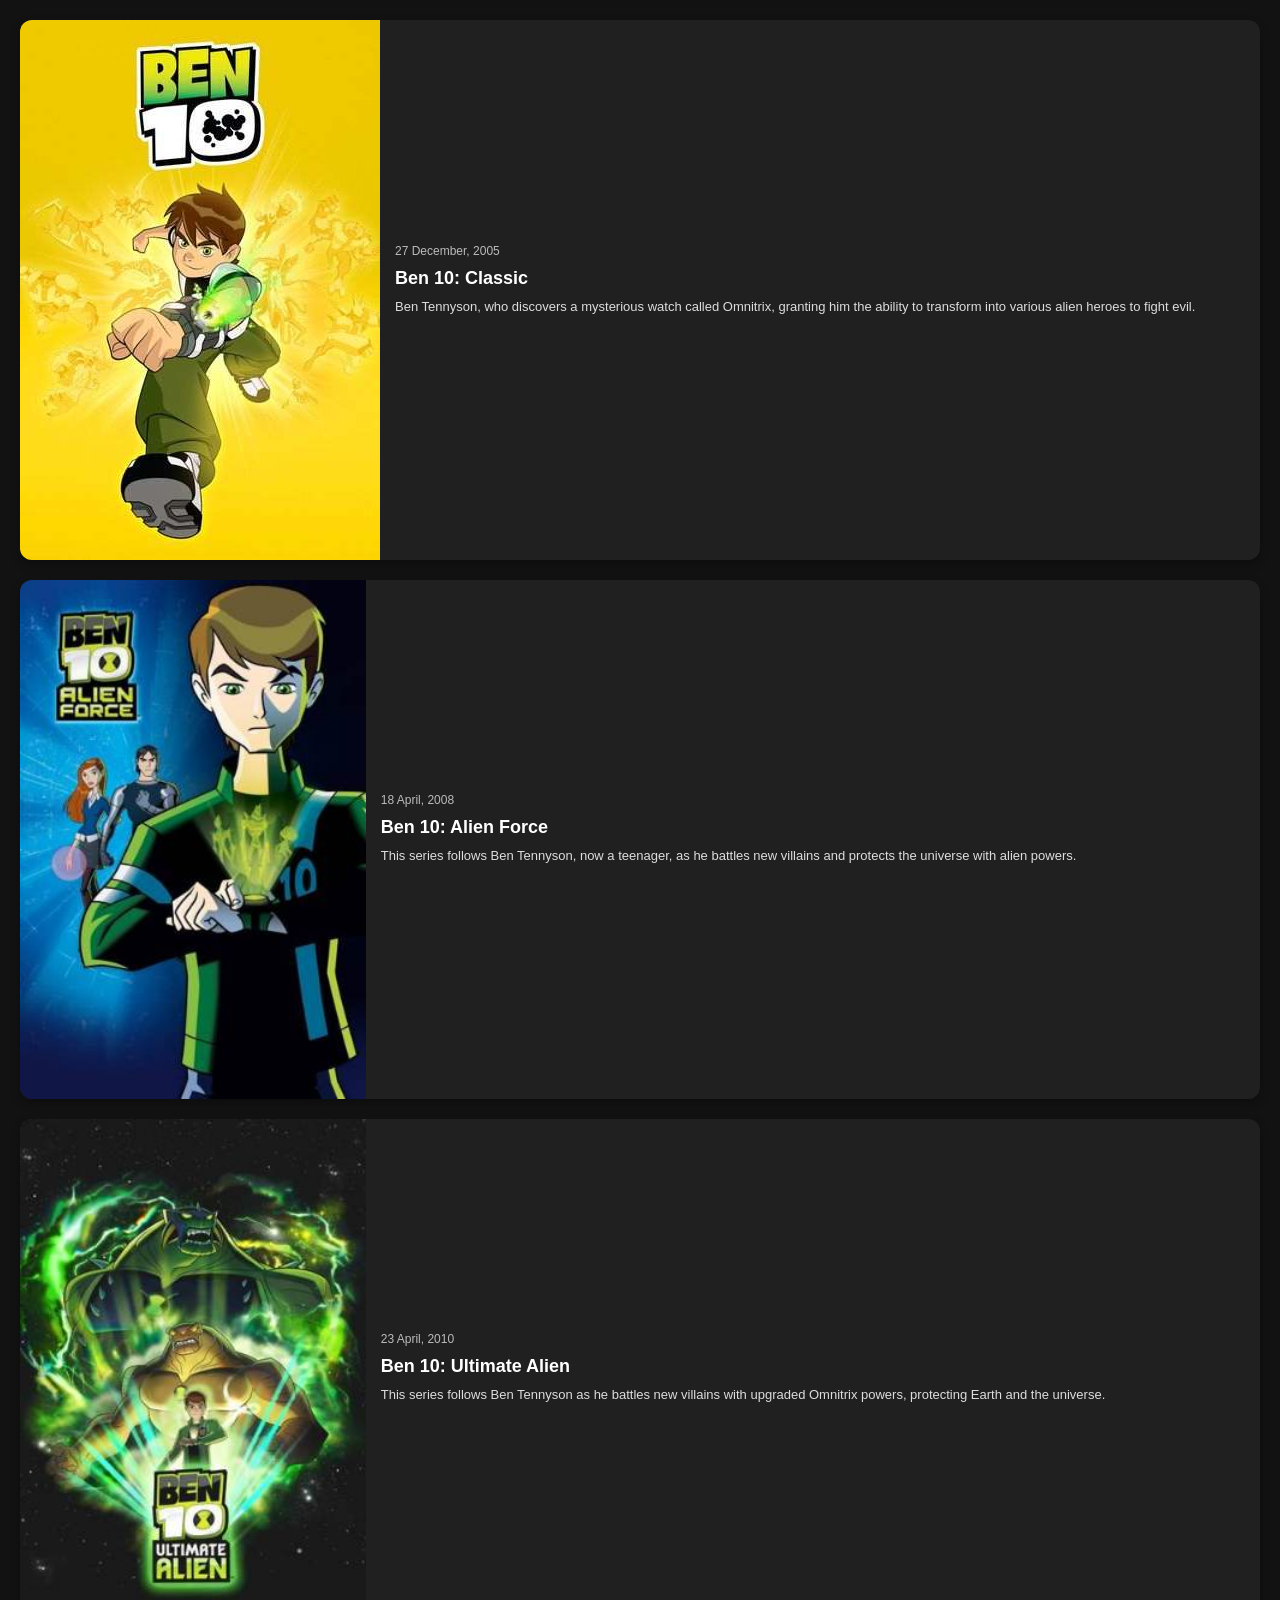
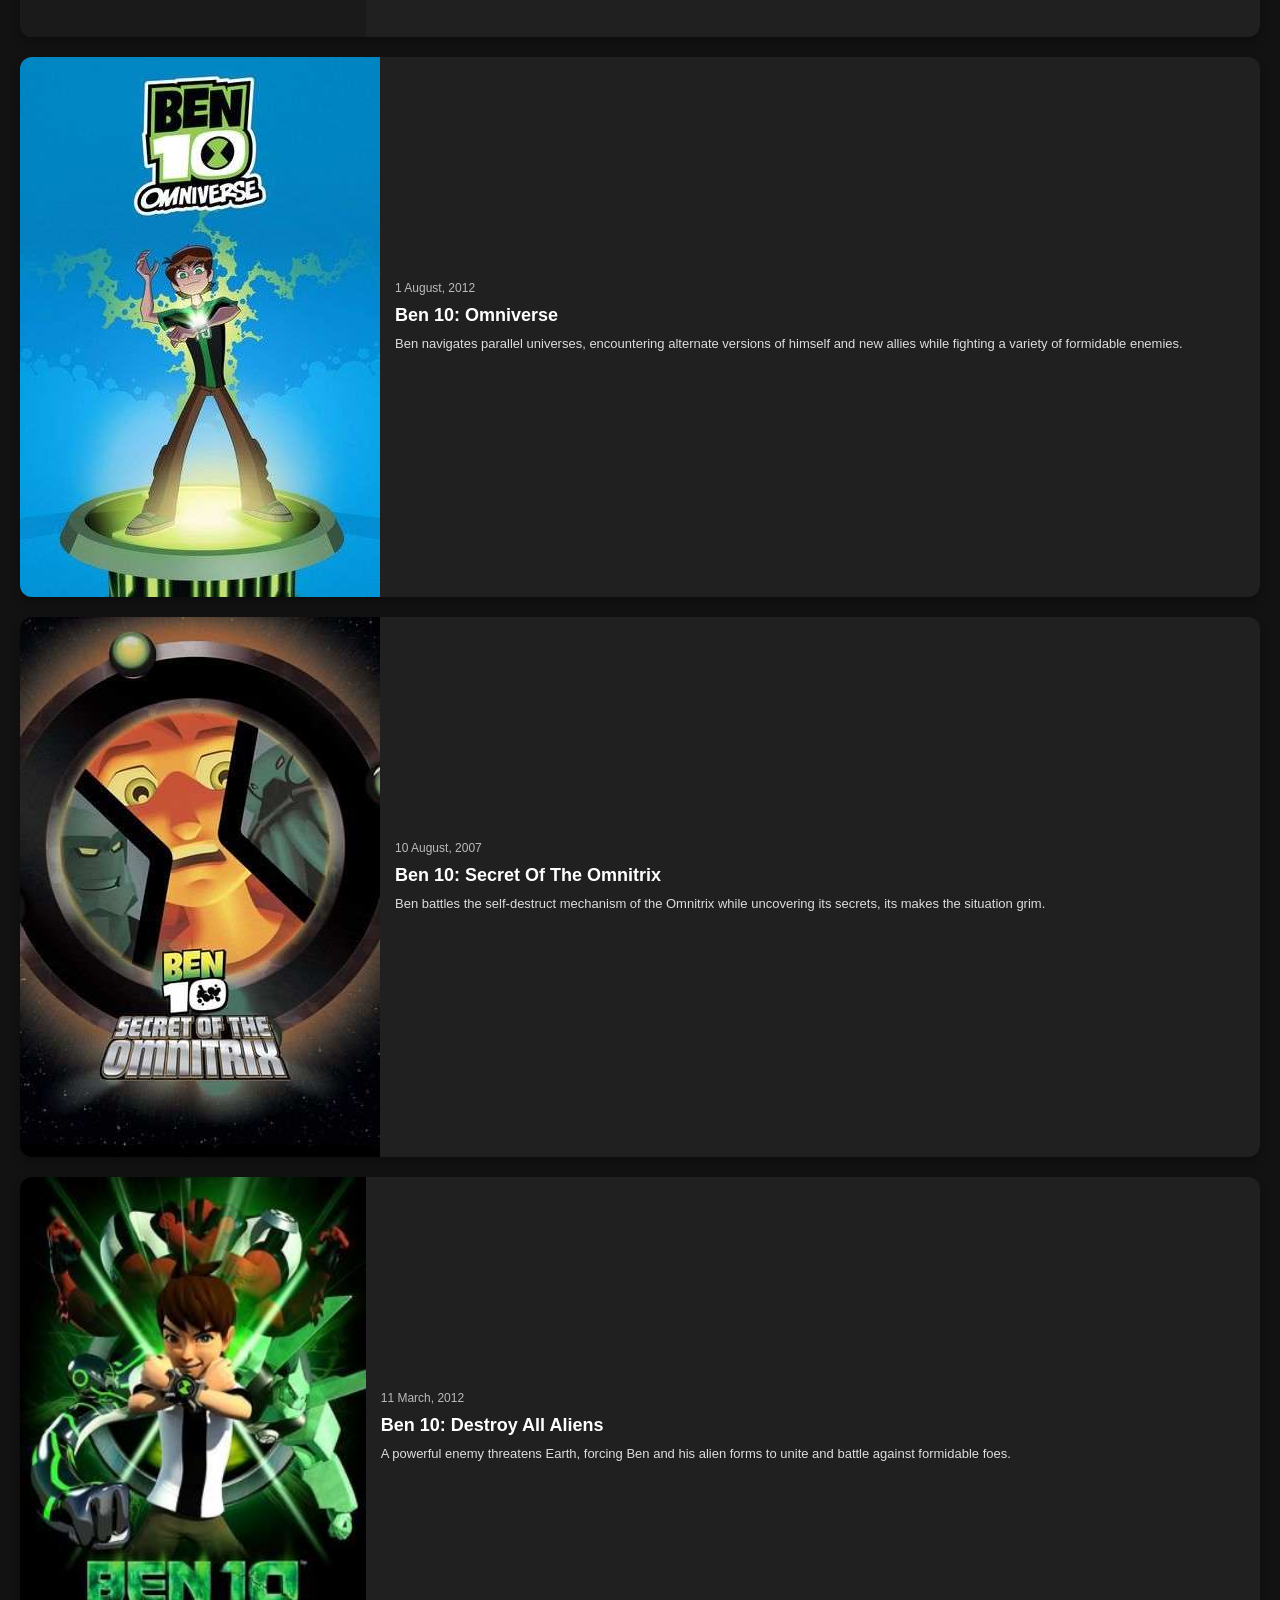
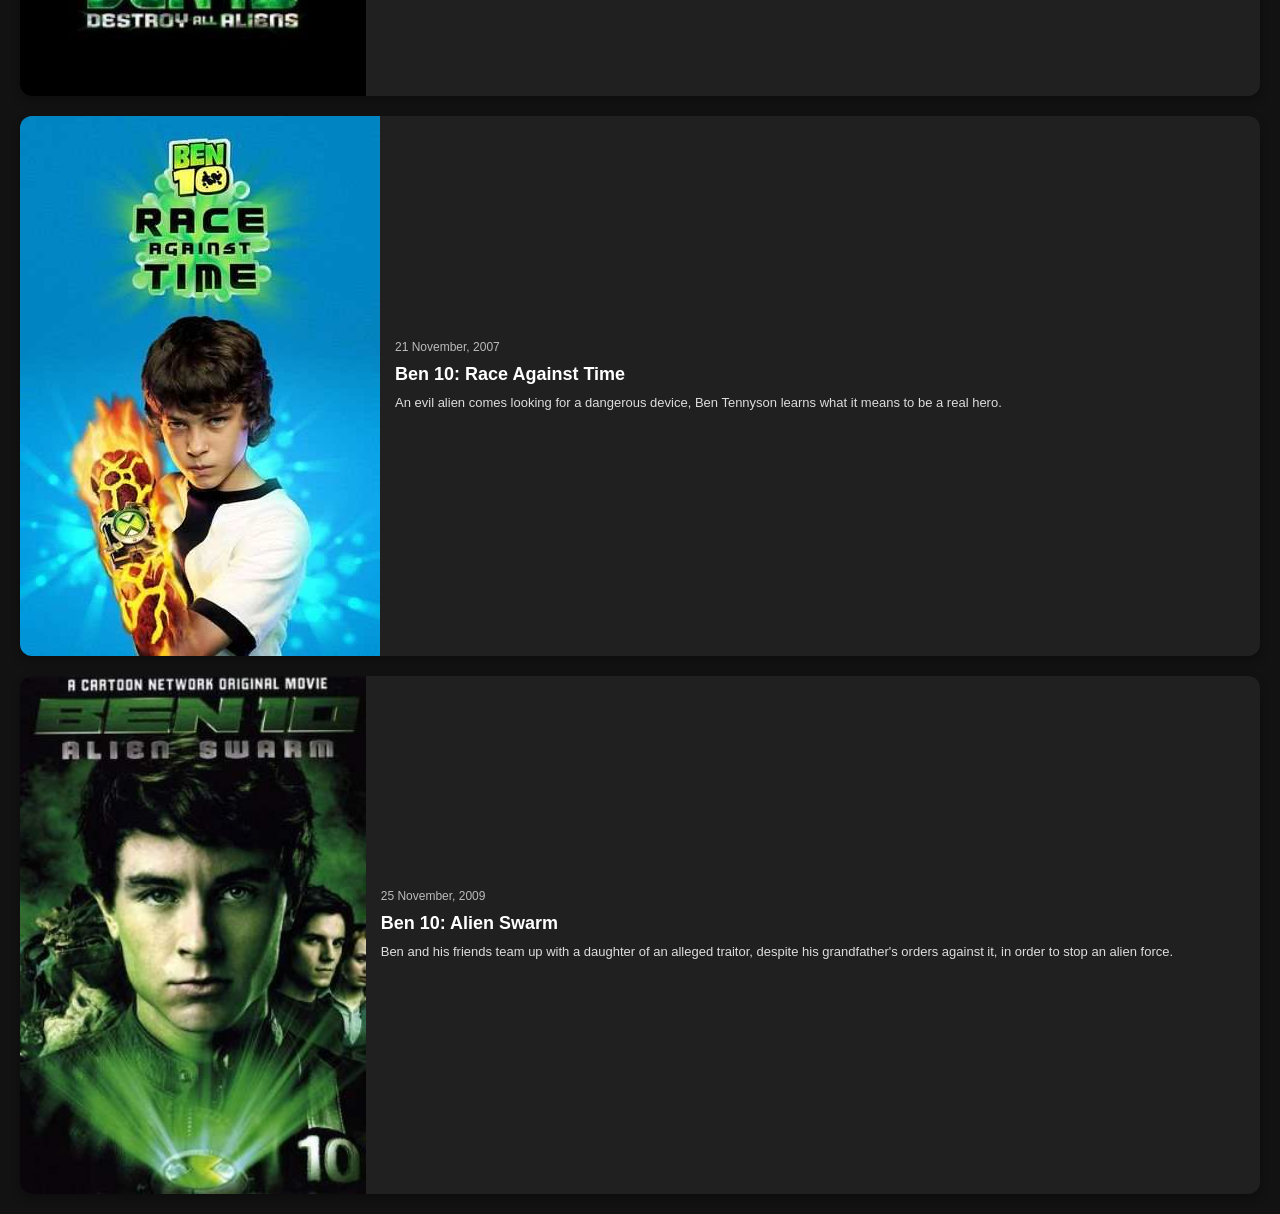
<file: index.html>
<!DOCTYPE html>
<html lang="en">
<head>
    <meta charset="UTF-8">
    <meta name="viewport" content="width=device-width, initial-scale=1.0">
    <title>Ben 10</title>
    <link rel="stylesheet" href="styles/style.css">
    <script src="scripts/script.js"></script>
</head>
<body>
<div class="container">
    <div class="card-container">
        <div onclick="OpenLink (this, 'cl.html')" class="card">
            <img src="images/feed/cl.jpg" alt="Ben 10: Classic">
            <div class="card-content">
                <div class="card-date">27 December, 2005</div>
                <h2>Ben 10: Classic</h2>
                <p>Ben Tennyson, who discovers a mysterious watch called Omnitrix, granting him the ability to transform into various alien heroes to fight evil.</p>               
            </div>
        </div>
        <div onclick="OpenLink (this, 'af.html')" class="card">
            <img src="images/feed/af.jpg" alt="Ben 10: Alien Force">
            <div class="card-content">
                <div class="card-date">18 April, 2008</div>
                <h2>Ben 10: Alien Force</h2>
                <p>This series follows Ben Tennyson, now a teenager, as he battles new villains and protects the universe with alien powers.</p>             
            </div>
        </div>
        <div onclick="OpenLink (this, 'ua.html')" class="card">
            <img src="images/feed/ua.jpg" alt="Ben 10: Ultimate Alien">
            <div class="card-content">
                <div class="card-date">23 April, 2010</div>
                <h2>Ben 10: Ultimate Alien</h2>
                <p>This series follows Ben Tennyson as he battles new villains with upgraded Omnitrix powers, protecting Earth and the universe.</p>               
            </div>
        </div>
        <div onclick="OpenLink (this, 'om.html')" class="card">
            <img src="images/feed/om.jpg" alt="Ben 10: Omniverse">
            <div class="card-content">
                <div class="card-date">1 August, 2012</div>
                <h2>Ben 10: Omniverse</h2>
                <p>Ben navigates parallel universes, encountering alternate versions of himself and new allies while fighting a variety of formidable enemies.</p>           
            </div>
        </div>
        <div onclick="OpenLink (this, 'soo.html')" class="card">
            <img src="images/feed/soo.jpg" alt="Ben 10: Secret Of The Omnitrix">
            <div class="card-content">
                <div class="card-date">10 August, 2007</div>
                <h2>Ben 10: Secret Of The Omnitrix</h2>
                <p>Ben battles the self-destruct mechanism of the Omnitrix while uncovering its secrets, its makes the situation grim.</p>              
            </div>
        </div>
        <div onclick="OpenLink (this, 'daa.html')" class="card">
            <img src="images/feed/daa.jpg" alt="Ben 10: Destroy All Aliens">
            <div class="card-content">
                <div class="card-date">11 March, 2012</div>
                <h2>Ben 10: Destroy All Aliens</h2>
                <p>A powerful enemy threatens Earth, forcing Ben and his alien forms to unite and battle against formidable foes.</p>             
            </div>
        </div>
        <div onclick="OpenLink (this, 'rat.html')" class="card">
            <img src="images/feed/rat.jpg" alt="Ben 10: Race Against Time">
            <div class="card-content">
                <div class="card-date">21 November, 2007</div>
                <h2>Ben 10: Race Against Time</h2>
                <p>An evil alien comes looking for a dangerous device, Ben Tennyson learns what it means to be a real hero.</p>             
            </div>
        </div>
        <div onclick="OpenLink (this, 'as.html')" class="card">
            <img src="images/feed/as.jpg" alt="Ben 10: Alien Swarm">
            <div class="card-content">
                <div class="card-date">25 November, 2009</div>
                <h2>Ben 10: Alien Swarm</h2>
                <p>Ben and his friends team up with a daughter of an alleged traitor, despite his grandfather's orders against it, in order to stop an alien force.</p>            
            </div>
        </div>
    </div>
</div>
</body>
</html>
</file>
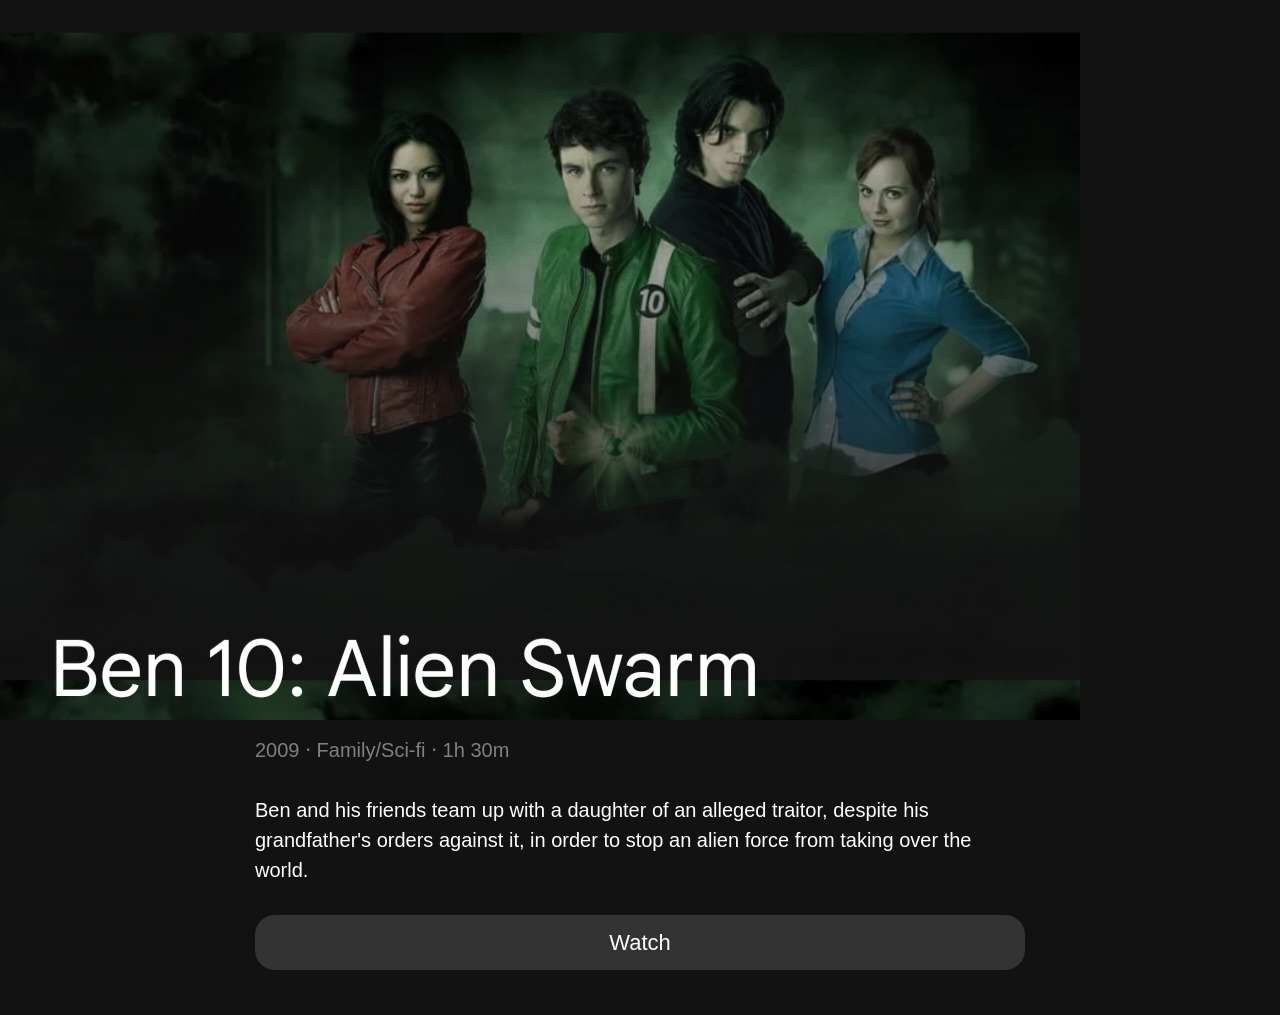
<file: as.html>
<img class="full" onclick="OpenLink(this, 'index.html')" src="images/as.jpg">
<html lang="en"><head><meta charset="UTF-8"><meta name="viewport" content="width=device-width, initial-scale=1"><title>Ben 10: Alien Swarm</title><link rel="stylesheet" href="styles/pico.min.css"><style>
        body {
            background-color: #121212;
            color: white;
            font-family: 'Roboto', sans-serif;
            margin: 0;
            padding: 0;
        }
        .container {
            max-width: 800px;
            margin: 0 auto;
            padding: 15px;
          
        }
        .episode-list img {
            width: 100%;
            height: auto;
            border-radius: 8px;
            object-fit: cover;
        }
        .episode-item {
            display: flex;
            align-items: flex-start;
            margin-bottom: 20px;
            padding-bottom: 10px;
            border-bottom: 1px solid #333;
        }
        .episode-thumbnail {
            width: 150px;
            height: 84px;
            border-radius: 8px;
            overflow: hidden;
            flex-shrink: 0;
        }
        .episode-thumbnail img {
            width: 100%;
            height: 100%;
            object-fit: cover;
        }
        .episode-details {
            margin-left: 15px;
            flex-grow: 1;
        }
        .episode-details h3 {
            margin: 0 0 5px 0;
            font-size: 1em;
            color: white;
        }
        .episode-details p {
            margin: 0;
            color: #bbb;
            font-size: 0.9em;
        }
        .season-tabs {
            display: flex;
            left-content: center;
            overflow-x: auto;
            background-color: #121212;
            padding: 10px;
            border-radius: 15px;
            margin-bottom: 20px;
        }
        .season-tab {
            background-color: #333;
            color: white;
            border: none;
            padding: 11px 0px;
            margin: 0 0px;
            font-size: 1.1em;
            cursor: pointer;
            border-radius: 20px;
            transition: background-color 0.3s;
            white-space: nowrap;
        }
        .season-tab.active, .season-tab:hover {
            background-color: #555;
        }
        .season-tab:focus {
            outline: 4px solid #121212;
        }
        .episode-title {
            display: flex;
            align-items: center;
            margin-bottom: 15px;
        }
        .episode-title h3 {
            margin: 0;
            font-size: 1.2em;
        }
        .episode-title p {
            margin: 0;
            color: #bbb;
        }
    </style>
</head>
<body>
    <div class="container">
      <p style="color: grey;">2009 ‧ Family/Sci-fi ‧ 1h 30m</p>
<p style="color: white;">Ben and his friends team up with a daughter of an alleged traitor, despite his grandfather's orders against it, in order to stop an alien force from taking over the world.<p/>
        
<button class="season-tab" onclick="OpenLink(this, 'https://beta.awstream.net/watch?v=ben-10-alien-swarm-8211-episode-001&lang=0')">Watch</button>

     <script>

function OpenLink(element, url) {
            window.open(url, '_blank');
        }
      </script>
</body>
</html>
</file>
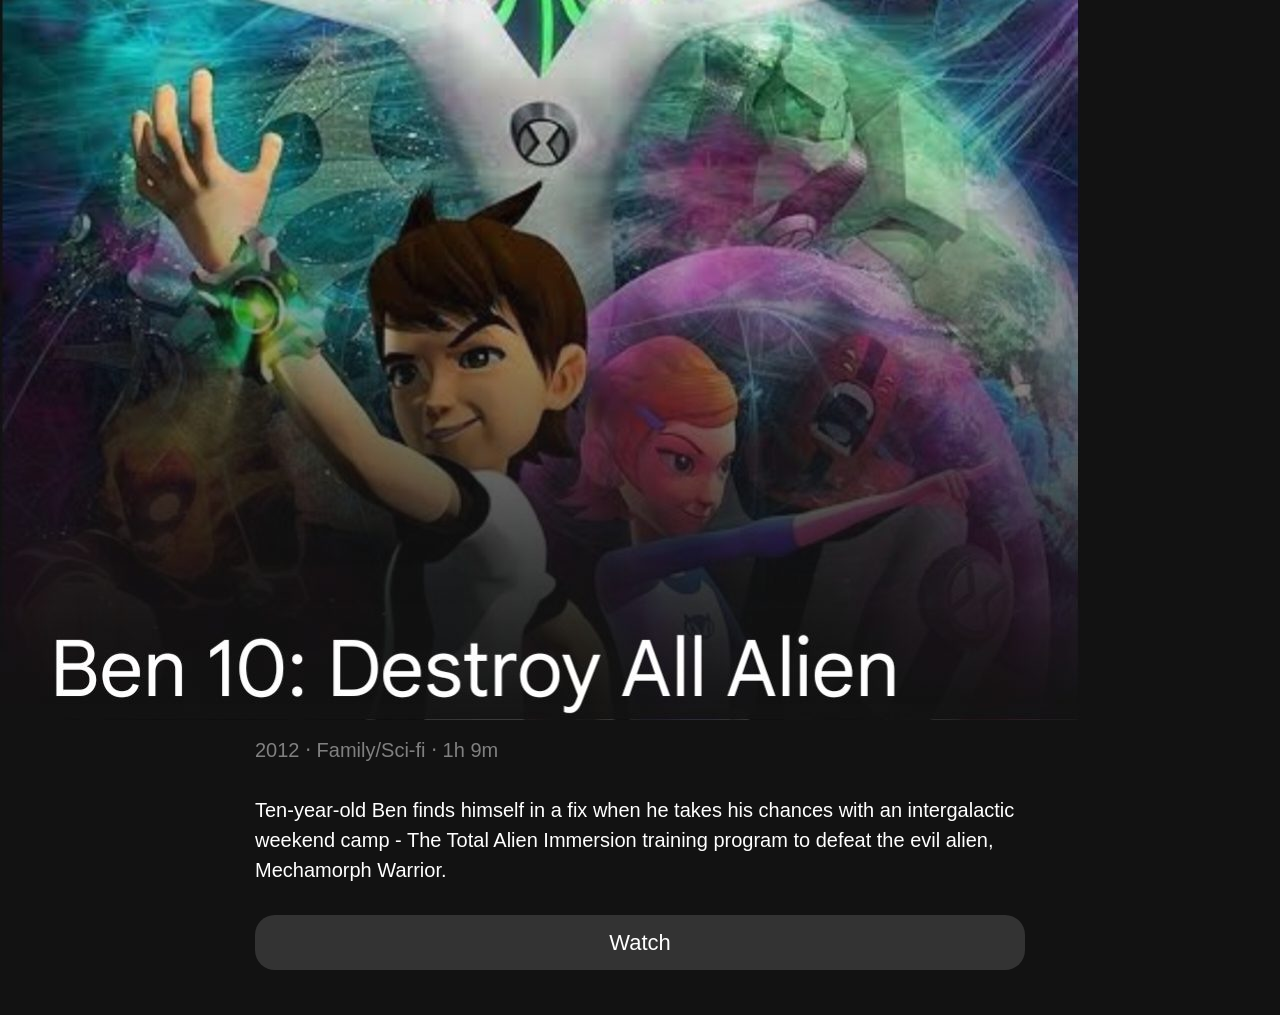
<file: daa.html>
<img class="full" onclick="OpenLink(this, 'index.html')" src="images/daa.jpg">
<html lang="en"><head><meta charset="UTF-8"><meta name="viewport" content="width=device-width, initial-scale=1"><title>Ben 10: Destroy All Alien</title><link rel="stylesheet" href="styles/pico.min.css"><style>
        body {
            background-color: #121212;
            color: white;
            font-family: 'Roboto', sans-serif;
            margin: 0;
            padding: 0;
        }
        .container {
            max-width: 800px;
            margin: 0 auto;
            padding: 15px;
          
        }
        .episode-list img {
            width: 100%;
            height: auto;
            border-radius: 8px;
            object-fit: cover;
        }
        .episode-item {
            display: flex;
            align-items: flex-start;
            margin-bottom: 20px;
            padding-bottom: 10px;
            border-bottom: 1px solid #333;
        }
        .episode-thumbnail {
            width: 150px;
            height: 84px;
            border-radius: 8px;
            overflow: hidden;
            flex-shrink: 0;
        }
        .episode-thumbnail img {
            width: 100%;
            height: 100%;
            object-fit: cover;
        }
        .episode-details {
            margin-left: 15px;
            flex-grow: 1;
        }
        .episode-details h3 {
            margin: 0 0 5px 0;
            font-size: 1em;
            color: white;
        }
        .episode-details p {
            margin: 0;
            color: #bbb;
            font-size: 0.9em;
        }
        .season-tabs {
            display: flex;
            left-content: center;
            overflow-x: auto;
            background-color: #121212;
            padding: 10px;
            border-radius: 15px;
            margin-bottom: 20px;
        }
        .season-tab {
            background-color: #333;
            color: white;
            border: none;
            padding: 11px 0px;
            margin: 0 0px;
            font-size: 1.1em;
            cursor: pointer;
            border-radius: 20px;
            transition: background-color 0.3s;
            white-space: nowrap;
        }
        .season-tab.active, .season-tab:hover {
            background-color: #555;
        }
        .season-tab:focus {
            outline: 4px solid #121212;
        }
        .episode-title {
            display: flex;
            align-items: center;
            margin-bottom: 15px;
        }
        .episode-title h3 {
            margin: 0;
            font-size: 1.2em;
        }
        .episode-title p {
            margin: 0;
            color: #bbb;
        }
    </style>
</head>
<body>
    <div class="container">
      <p style="color: grey;">2012 ‧ Family/Sci-fi ‧ 1h 9m</p>
<p style="color: white;">Ten-year-old Ben finds himself in a fix when he takes his chances with an intergalactic weekend camp - The Total Alien Immersion training program to defeat the evil alien, Mechamorph Warrior.<p/>

        
<button class="season-tab" onclick="OpenLink(this, 'https://beta.awstream.net/watch?v=ben-10-destroy-all-aliens-8211-episode-001&lang=0')">Watch</button>

     <script>

function OpenLink(element, url) {
            window.open(url, '_blank');
        }
      </script>
</body>
</html>
</file>
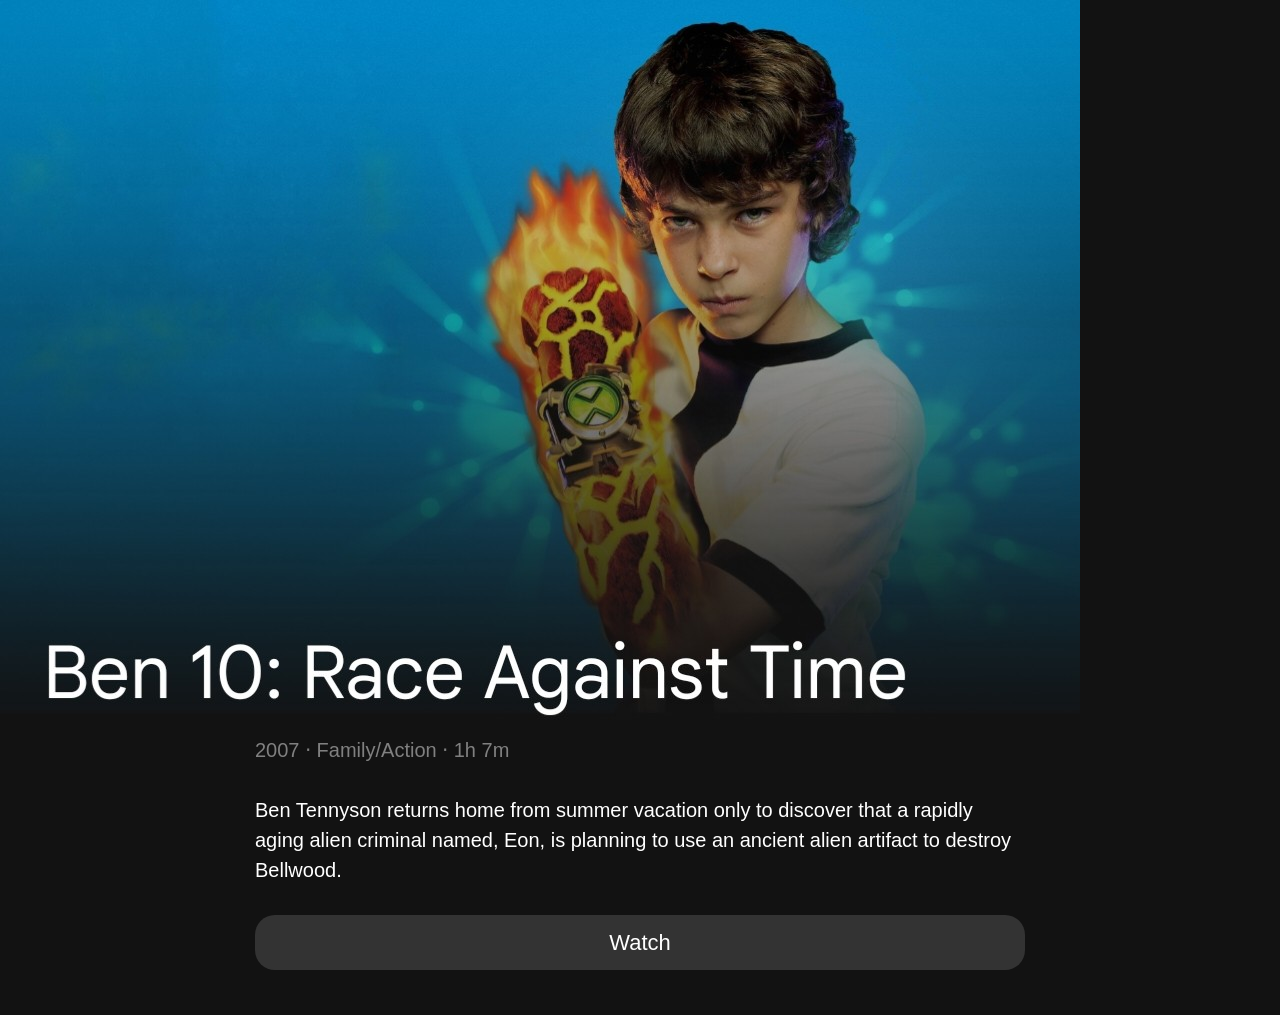
<file: rat.html>
<img class="full" onclick="OpenLink(this, 'index.html')" src="images/rat.jpg">
<html lang="en"><head><meta charset="UTF-8"><meta name="viewport" content="width=device-width, initial-scale=1"><title>Ben 10: Race Against Time</title><link rel="stylesheet" href="styles/pico.min.css"><style>
        body {
            background-color: #121212;
            color: white;
            font-family: 'Roboto', sans-serif;
            margin: 0;
            padding: 0;
        }
        .container {
            max-width: 800px;
            margin: 0 auto;
            padding: 15px;
          
        }
        .episode-list img {
            width: 100%;
            height: auto;
            border-radius: 8px;
            object-fit: cover;
        }
        .episode-item {
            display: flex;
            align-items: flex-start;
            margin-bottom: 20px;
            padding-bottom: 10px;
            border-bottom: 1px solid #333;
        }
        .episode-thumbnail {
            width: 150px;
            height: 84px;
            border-radius: 8px;
            overflow: hidden;
            flex-shrink: 0;
        }
        .episode-thumbnail img {
            width: 100%;
            height: 100%;
            object-fit: cover;
        }
        .episode-details {
            margin-left: 15px;
            flex-grow: 1;
        }
        .episode-details h3 {
            margin: 0 0 5px 0;
            font-size: 1em;
            color: white;
        }
        .episode-details p {
            margin: 0;
            color: #bbb;
            font-size: 0.9em;
        }
        .season-tabs {
            display: flex;
            left-content: center;
            overflow-x: auto;
            background-color: #121212;
            padding: 10px;
            border-radius: 15px;
            margin-bottom: 20px;
        }
        .season-tab {
            background-color: #333;
            color: white;
            border: none;
            padding: 11px 0px;
            margin: 0 0px;
            font-size: 1.1em;
            cursor: pointer;
            border-radius: 20px;
            transition: background-color 0.3s;
            white-space: nowrap;
        }
        .season-tab.active, .season-tab:hover {
            background-color: #555;
        }
        .season-tab:focus {
            outline: 4px solid #121212;
        }
        .episode-title {
            display: flex;
            align-items: center;
            margin-bottom: 15px;
        }
        .episode-title h3 {
            margin: 0;
            font-size: 1.2em;
        }
        .episode-title p {
            margin: 0;
            color: #bbb;
        }
    </style>
</head>
<body>
    <div class="container">
      <p style="color: grey;">2007 ‧ Family/Action ‧ 1h 7m<p/>
        
<p style="color: white;">Ben Tennyson returns home from summer vacation only to discover that a rapidly aging alien criminal named, Eon, is planning to use an ancient alien artifact to destroy Bellwood.<p/>
        
<button class="season-tab" onclick="OpenLink(this, 'https://beta.awstream.net/watch?v=ben-10-race-against-time-8211-episode-001&lang=0')">Watch</button>

     <script>

function OpenLink(element, url) {
            window.open(url, '_blank');
        }
      </script>
</body>
</html>
</file>
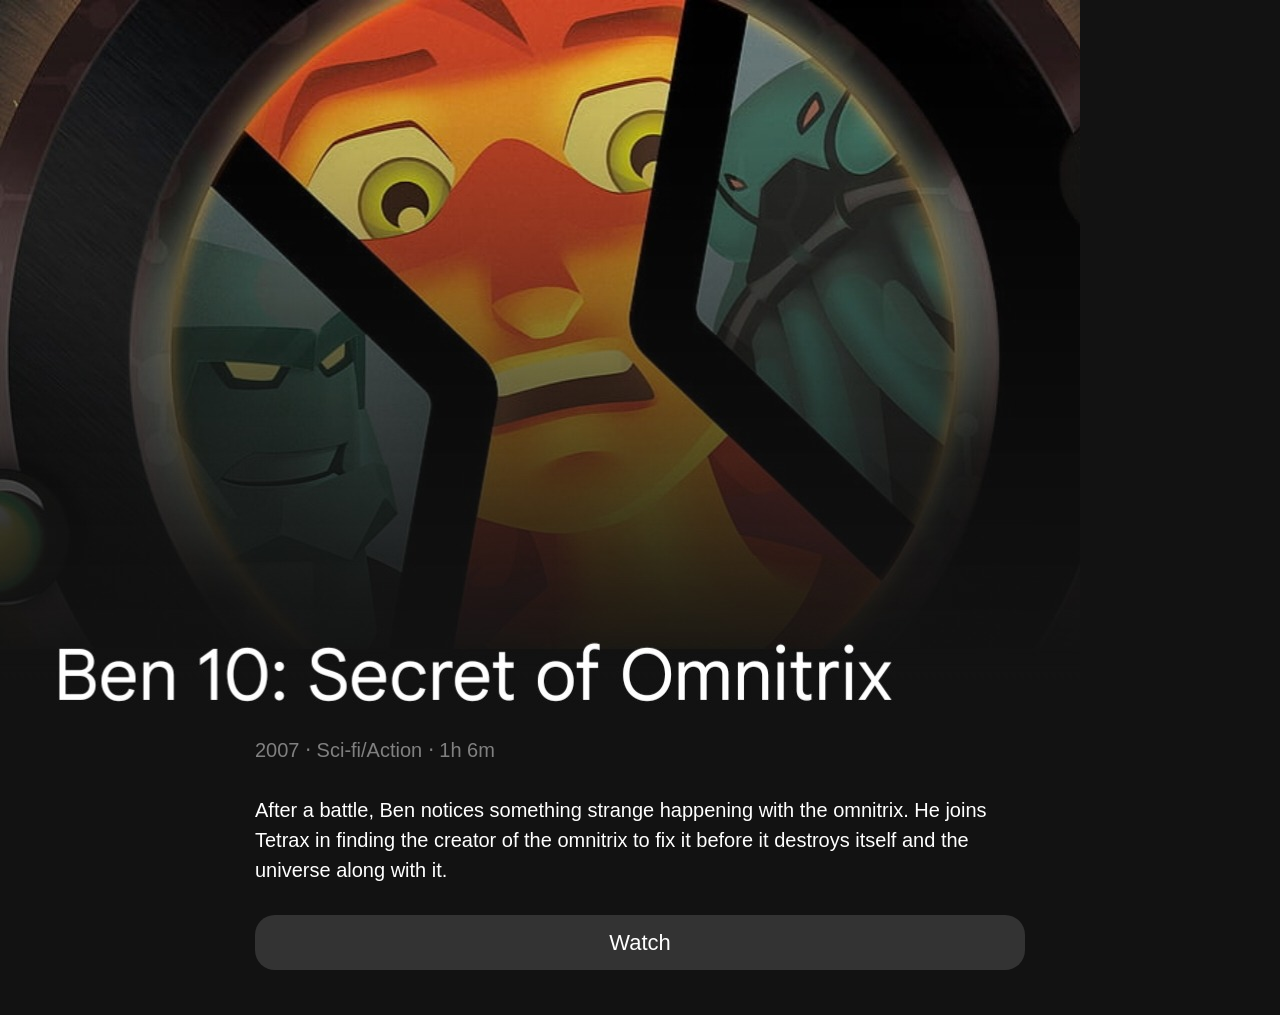
<file: soo.html>
<img class="full" onclick="OpenLink(this, 'index.html')" src="images/soo.jpg">
<html lang="en"><head><meta charset="UTF-8"><meta name="viewport" content="width=device-width, initial-scale=1"><title>Ben 10: Secrate of Omnitrix</title><link rel="stylesheet" href="styles/pico.min.css"><style>
        body {
            background-color: #121212;
            color: white;
            font-family: 'Roboto', sans-serif;
            margin: 0;
            padding: 0;
        }
        .container {
            max-width: 800px;
            margin: 0 auto;
            padding: 15px;
          
        }
        .episode-list img {
            width: 100%;
            height: auto;
            border-radius: 8px;
            object-fit: cover;
        }
        .episode-item {
            display: flex;
            align-items: flex-start;
            margin-bottom: 20px;
            padding-bottom: 10px;
            border-bottom: 1px solid #333;
        }
        .episode-thumbnail {
            width: 150px;
            height: 84px;
            border-radius: 8px;
            overflow: hidden;
            flex-shrink: 0;
        }
        .episode-thumbnail img {
            width: 100%;
            height: 100%;
            object-fit: cover;
        }
        .episode-details {
            margin-left: 15px;
            flex-grow: 1;
        }
        .episode-details h3 {
            margin: 0 0 5px 0;
            font-size: 1em;
            color: white;
        }
        .episode-details p {
            margin: 0;
            color: #bbb;
            font-size: 0.9em;
        }
        .season-tabs {
            display: flex;
            left-content: center;
            overflow-x: auto;
            background-color: #121212;
            padding: 10px;
            border-radius: 15px;
            margin-bottom: 20px;
        }
        .season-tab {
            background-color: #333;
            color: white;
            border: none;
            padding: 11px 0px;
            margin: 0 0px;
            font-size: 1.1em;
            cursor: pointer;
            border-radius: 20px;
            transition: background-color 0.3s;
            white-space: nowrap;
        }
        .season-tab.active, .season-tab:hover {
            background-color: #555;
        }
        .season-tab:focus {
            outline: 4px solid #121212;
        }
        .episode-title {
            display: flex;
            align-items: center;
            margin-bottom: 15px;
        }
        .episode-title h3 {
            margin: 0;
            font-size: 1.2em;
        }
        .episode-title p {
            margin: 0;
            color: #bbb;
        }
    </style>
</head>
<body>
    <div class="container">
      
      <p style="color: grey;">2007 ‧ Sci-fi/Action ‧ 1h 6m</p>
<p style="color: white;">After a battle, Ben notices something strange happening with the omnitrix. He joins Tetrax in finding the creator of the omnitrix to fix it before it destroys itself and the universe along with it.<p/>
        
<button class="season-tab" onclick="OpenLink(this, 'https://beta.awstream.net/watch?v=ben-10-secret-of-the-omnitrix-8211-episode-001&lang=0')">Watch</button>

     <script>

function OpenLink(element, url) {
            window.open(url, '_blank');
        }
      </script>
</body>
</html>
</file>
<file: styles/style.css>
body {
            background: #121212;
            color: #fff;
            font-family: 'Rubik', sans-serif;
            margin: 0;
            padding: 0;
        }
        .container {
            padding: 20px;
        }
        .card-container {
            display: flex;
            flex-direction: column;
            gap: 20px;
        }
        .card {
            display: flex;
            background: #202020;
            border-radius: 12px;
            overflow: hidden;
            box-shadow: 0 4px 10px rgba(0, 0, 0, 0.3);
            transition: transform 0.2s, box-shadow 0.2s;
        }
        .card:hover {
            transform: translateY(-10px);
            box-shadow: 0 8px 20px rgba(0, 0, 0, 0.4);
        }
        .card img {
            width: 40%;
            height: auto;
            object-fit: cover;
            aspect-ratio: 2/3; /* Ensure 2:3 aspect ratio */
        }
        .card-content {
            padding: 15px;
            display: flex;
            flex-direction: column;
            justify-content: center;
            width: 100%;
        }
        .card-content .card-date {
            font-size: 12px;
            color: #bbb;
            margin-bottom: 10px;
        }
        .card-content h2 {
            margin: 0 0 10px 0;
            font-size: 18px;
            color: #fff;
        }
        .card-content p {
            color: #ddd;
            margin: 0 0 20px 0;
            line-height: 1.3;
            font-size: 13px;
        }
</file>
<file: styles/pico.min.css>
@charset "UTF-8";/*!
 * Pico CSS v1.5.13 (https://picocss.com)
 * Copyright 2019-2024 - Licensed under MIT
 */:root{--font-family:system-ui,-apple-system,"Segoe UI","Roboto","Ubuntu","Cantarell","Noto Sans",sans-serif,"Apple Color Emoji","Segoe UI Emoji","Segoe UI Symbol","Noto Color Emoji";--line-height:1.5;--font-weight:400;--font-size:16px;--border-radius:0.25rem;--border-width:1px;--outline-width:3px;--spacing:1rem;--typography-spacing-vertical:1.5rem;--block-spacing-vertical:calc(var(--spacing) * 2);--block-spacing-horizontal:var(--spacing);--grid-spacing-vertical:0;--grid-spacing-horizontal:var(--spacing);--form-element-spacing-vertical:0.75rem;--form-element-spacing-horizontal:1rem;--nav-element-spacing-vertical:1rem;--nav-element-spacing-horizontal:0.5rem;--nav-link-spacing-vertical:0.5rem;--nav-link-spacing-horizontal:0.5rem;--form-label-font-weight:var(--font-weight);--transition:0.2s ease-in-out;--modal-overlay-backdrop-filter:blur(0.25rem)}@media (min-width:576px){:root{--font-size:17px}}@media (min-width:768px){:root{--font-size:18px}}@media (min-width:992px){:root{--font-size:19px}}@media (min-width:1200px){:root{--font-size:20px}}@media (min-width:576px){body>footer,body>header,body>main,section{--block-spacing-vertical:calc(var(--spacing) * 2.5)}}@media (min-width:768px){body>footer,body>header,body>main,section{--block-spacing-vertical:calc(var(--spacing) * 3)}}@media (min-width:992px){body>footer,body>header,body>main,section{--block-spacing-vertical:calc(var(--spacing) * 3.5)}}@media (min-width:1200px){body>footer,body>header,body>main,section{--block-spacing-vertical:calc(var(--spacing) * 4)}}@media (min-width:576px){article{--block-spacing-horizontal:calc(var(--spacing) * 1.25)}}@media (min-width:768px){article{--block-spacing-horizontal:calc(var(--spacing) * 1.5)}}@media (min-width:992px){article{--block-spacing-horizontal:calc(var(--spacing) * 1.75)}}@media (min-width:1200px){article{--block-spacing-horizontal:calc(var(--spacing) * 2)}}dialog>article{--block-spacing-vertical:calc(var(--spacing) * 2);--block-spacing-horizontal:var(--spacing)}@media (min-width:576px){dialog>article{--block-spacing-vertical:calc(var(--spacing) * 2.5);--block-spacing-horizontal:calc(var(--spacing) * 1.25)}}@media (min-width:768px){dialog>article{--block-spacing-vertical:calc(var(--spacing) * 3);--block-spacing-horizontal:calc(var(--spacing) * 1.5)}}a{--text-decoration:none}a.contrast,a.secondary{--text-decoration:underline}small{--font-size:0.875em}h1,h2,h3,h4,h5,h6{--font-weight:700}h1{--font-size:2rem;--typography-spacing-vertical:3rem}h2{--font-size:1.75rem;--typography-spacing-vertical:2.625rem}h3{--font-size:1.5rem;--typography-spacing-vertical:2.25rem}h4{--font-size:1.25rem;--typography-spacing-vertical:1.874rem}h5{--font-size:1.125rem;--typography-spacing-vertical:1.6875rem}[type=checkbox],[type=radio]{--border-width:2px}[type=checkbox][role=switch]{--border-width:3px}tfoot td,tfoot th,thead td,thead th{--border-width:3px}:not(thead,tfoot)>*>td{--font-size:0.875em}code,kbd,pre,samp{--font-family:"Menlo","Consolas","Roboto Mono","Ubuntu Monospace","Noto Mono","Oxygen Mono","Liberation Mono",monospace,"Apple Color Emoji","Segoe UI Emoji","Segoe UI Symbol","Noto Color Emoji"}kbd{--font-weight:bolder}:root:not([data-theme=dark]),[data-theme=light]{--background-color:#fff;--color:hsl(205, 20%, 32%);--h1-color:hsl(205, 30%, 15%);--h2-color:#24333e;--h3-color:hsl(205, 25%, 23%);--h4-color:#374956;--h5-color:hsl(205, 20%, 32%);--h6-color:#4d606d;--muted-color:hsl(205, 10%, 50%);--muted-border-color:hsl(205, 20%, 94%);--primary:hsl(195, 85%, 41%);--primary-hover:hsl(195, 90%, 32%);--primary-focus:rgba(16, 149, 193, 0.125);--primary-inverse:#fff;--secondary:hsl(205, 15%, 41%);--secondary-hover:hsl(205, 20%, 32%);--secondary-focus:rgba(89, 107, 120, 0.125);--secondary-inverse:#fff;--contrast:hsl(205, 30%, 15%);--contrast-hover:#000;--contrast-focus:rgba(89, 107, 120, 0.125);--contrast-inverse:#fff;--mark-background-color:#fff2ca;--mark-color:#543a26;--ins-color:#388e3c;--del-color:#c62828;--blockquote-border-color:var(--muted-border-color);--blockquote-footer-color:var(--muted-color);--button-box-shadow:0 0 0 rgba(0, 0, 0, 0);--button-hover-box-shadow:0 0 0 rgba(0, 0, 0, 0);--form-element-background-color:transparent;--form-element-border-color:hsl(205, 14%, 68%);--form-element-color:var(--color);--form-element-placeholder-color:var(--muted-color);--form-element-active-background-color:transparent;--form-element-active-border-color:var(--primary);--form-element-focus-color:var(--primary-focus);--form-element-disabled-background-color:hsl(205, 18%, 86%);--form-element-disabled-border-color:hsl(205, 14%, 68%);--form-element-disabled-opacity:0.5;--form-element-invalid-border-color:#c62828;--form-element-invalid-active-border-color:#d32f2f;--form-element-invalid-focus-color:rgba(211, 47, 47, 0.125);--form-element-valid-border-color:#388e3c;--form-element-valid-active-border-color:#43a047;--form-element-valid-focus-color:rgba(67, 160, 71, 0.125);--switch-background-color:hsl(205, 16%, 77%);--switch-color:var(--primary-inverse);--switch-checked-background-color:var(--primary);--range-border-color:hsl(205, 18%, 86%);--range-active-border-color:hsl(205, 16%, 77%);--range-thumb-border-color:var(--background-color);--range-thumb-color:var(--secondary);--range-thumb-hover-color:var(--secondary-hover);--range-thumb-active-color:var(--primary);--table-border-color:var(--muted-border-color);--table-row-stripped-background-color:#f6f8f9;--code-background-color:hsl(205, 20%, 94%);--code-color:var(--muted-color);--code-kbd-background-color:var(--contrast);--code-kbd-color:var(--contrast-inverse);--code-tag-color:hsl(330, 40%, 50%);--code-property-color:hsl(185, 40%, 40%);--code-value-color:hsl(40, 20%, 50%);--code-comment-color:hsl(205, 14%, 68%);--accordion-border-color:var(--muted-border-color);--accordion-close-summary-color:var(--color);--accordion-open-summary-color:var(--muted-color);--card-background-color:var(--background-color);--card-border-color:var(--muted-border-color);--card-box-shadow:0.0145rem 0.029rem 0.174rem rgba(27, 40, 50, 0.01698),0.0335rem 0.067rem 0.402rem rgba(27, 40, 50, 0.024),0.0625rem 0.125rem 0.75rem rgba(27, 40, 50, 0.03),0.1125rem 0.225rem 1.35rem rgba(27, 40, 50, 0.036),0.2085rem 0.417rem 2.502rem rgba(27, 40, 50, 0.04302),0.5rem 1rem 6rem rgba(27, 40, 50, 0.06),0 0 0 0.0625rem rgba(27, 40, 50, 0.015);--card-sectionning-background-color:#fbfbfc;--dropdown-background-color:#fbfbfc;--dropdown-border-color:#e1e6eb;--dropdown-box-shadow:var(--card-box-shadow);--dropdown-color:var(--color);--dropdown-hover-background-color:hsl(205, 20%, 94%);--modal-overlay-background-color:rgba(213, 220, 226, 0.7);--progress-background-color:hsl(205, 18%, 86%);--progress-color:var(--primary);--loading-spinner-opacity:0.5;--tooltip-background-color:var(--contrast);--tooltip-color:var(--contrast-inverse);--icon-checkbox:url("data:image/svg+xml,%3Csvg xmlns='http://www.w3.org/2000/svg' width='24' height='24' viewBox='0 0 24 24' fill='none' stroke='rgb(255, 255, 255)' stroke-width='4' stroke-linecap='round' stroke-linejoin='round'%3E%3Cpolyline points='20 6 9 17 4 12'%3E%3C/polyline%3E%3C/svg%3E");--icon-chevron:url("data:image/svg+xml,%3Csvg xmlns='http://www.w3.org/2000/svg' width='24' height='24' viewBox='0 0 24 24' fill='none' stroke='rgb(65, 84, 98)' stroke-width='2' stroke-linecap='round' stroke-linejoin='round'%3E%3Cpolyline points='6 9 12 15 18 9'%3E%3C/polyline%3E%3C/svg%3E");--icon-chevron-button:url("data:image/svg+xml,%3Csvg xmlns='http://www.w3.org/2000/svg' width='24' height='24' viewBox='0 0 24 24' fill='none' stroke='rgb(255, 255, 255)' stroke-width='2' stroke-linecap='round' stroke-linejoin='round'%3E%3Cpolyline points='6 9 12 15 18 9'%3E%3C/polyline%3E%3C/svg%3E");--icon-chevron-button-inverse:url("data:image/svg+xml,%3Csvg xmlns='http://www.w3.org/2000/svg' width='24' height='24' viewBox='0 0 24 24' fill='none' stroke='rgb(255, 255, 255)' stroke-width='2' stroke-linecap='round' stroke-linejoin='round'%3E%3Cpolyline points='6 9 12 15 18 9'%3E%3C/polyline%3E%3C/svg%3E");--icon-close:url("data:image/svg+xml,%3Csvg xmlns='http://www.w3.org/2000/svg' width='24' height='24' viewBox='0 0 24 24' fill='none' stroke='rgb(115, 130, 140)' stroke-width='4' stroke-linecap='round' stroke-linejoin='round'%3E%3Cline x1='18' y1='6' x2='6' y2='18'%3E%3C/line%3E%3Cline x1='6' y1='6' x2='18' y2='18'%3E%3C/line%3E%3C/svg%3E");--icon-date:url("data:image/svg+xml,%3Csvg xmlns='http://www.w3.org/2000/svg' width='24' height='24' viewBox='0 0 24 24' fill='none' stroke='rgb(65, 84, 98)' stroke-width='2' stroke-linecap='round' stroke-linejoin='round'%3E%3Crect x='3' y='4' width='18' height='18' rx='2' ry='2'%3E%3C/rect%3E%3Cline x1='16' y1='2' x2='16' y2='6'%3E%3C/line%3E%3Cline x1='8' y1='2' x2='8' y2='6'%3E%3C/line%3E%3Cline x1='3' y1='10' x2='21' y2='10'%3E%3C/line%3E%3C/svg%3E");--icon-invalid:url("data:image/svg+xml,%3Csvg xmlns='http://www.w3.org/2000/svg' width='24' height='24' viewBox='0 0 24 24' fill='none' stroke='rgb(198, 40, 40)' stroke-width='2' stroke-linecap='round' stroke-linejoin='round'%3E%3Ccircle cx='12' cy='12' r='10'%3E%3C/circle%3E%3Cline x1='12' y1='8' x2='12' y2='12'%3E%3C/line%3E%3Cline x1='12' y1='16' x2='12.01' y2='16'%3E%3C/line%3E%3C/svg%3E");--icon-minus:url("data:image/svg+xml,%3Csvg xmlns='http://www.w3.org/2000/svg' width='24' height='24' viewBox='0 0 24 24' fill='none' stroke='rgb(255, 255, 255)' stroke-width='4' stroke-linecap='round' stroke-linejoin='round'%3E%3Cline x1='5' y1='12' x2='19' y2='12'%3E%3C/line%3E%3C/svg%3E");--icon-search:url("data:image/svg+xml,%3Csvg xmlns='http://www.w3.org/2000/svg' width='24' height='24' viewBox='0 0 24 24' fill='none' stroke='rgb(65, 84, 98)' stroke-width='2' stroke-linecap='round' stroke-linejoin='round'%3E%3Ccircle cx='11' cy='11' r='8'%3E%3C/circle%3E%3Cline x1='21' y1='21' x2='16.65' y2='16.65'%3E%3C/line%3E%3C/svg%3E");--icon-time:url("data:image/svg+xml,%3Csvg xmlns='http://www.w3.org/2000/svg' width='24' height='24' viewBox='0 0 24 24' fill='none' stroke='rgb(65, 84, 98)' stroke-width='2' stroke-linecap='round' stroke-linejoin='round'%3E%3Ccircle cx='12' cy='12' r='10'%3E%3C/circle%3E%3Cpolyline points='12 6 12 12 16 14'%3E%3C/polyline%3E%3C/svg%3E");--icon-valid:url("data:image/svg+xml,%3Csvg xmlns='http://www.w3.org/2000/svg' width='24' height='24' viewBox='0 0 24 24' fill='none' stroke='rgb(56, 142, 60)' stroke-width='3' stroke-linecap='round' stroke-linejoin='round'%3E%3Cpolyline points='20 6 9 17 4 12'%3E%3C/polyline%3E%3C/svg%3E");color-scheme:light}@media only screen and (prefers-color-scheme:dark){:root:not([data-theme]){--background-color:#11191f;--color:hsl(205, 16%, 77%);--h1-color:hsl(205, 20%, 94%);--h2-color:#e1e6eb;--h3-color:hsl(205, 18%, 86%);--h4-color:#c8d1d8;--h5-color:hsl(205, 16%, 77%);--h6-color:#afbbc4;--muted-color:hsl(205, 10%, 50%);--muted-border-color:#1f2d38;--primary:hsl(195, 85%, 41%);--primary-hover:hsl(195, 80%, 50%);--primary-focus:rgba(16, 149, 193, 0.25);--primary-inverse:#fff;--secondary:hsl(205, 15%, 41%);--secondary-hover:hsl(205, 10%, 50%);--secondary-focus:rgba(115, 130, 140, 0.25);--secondary-inverse:#fff;--contrast:hsl(205, 20%, 94%);--contrast-hover:#fff;--contrast-focus:rgba(115, 130, 140, 0.25);--contrast-inverse:#000;--mark-background-color:#d1c284;--mark-color:#11191f;--ins-color:#388e3c;--del-color:#c62828;--blockquote-border-color:var(--muted-border-color);--blockquote-footer-color:var(--muted-color);--button-box-shadow:0 0 0 rgba(0, 0, 0, 0);--button-hover-box-shadow:0 0 0 rgba(0, 0, 0, 0);--form-element-background-color:#11191f;--form-element-border-color:#374956;--form-element-color:var(--color);--form-element-placeholder-color:var(--muted-color);--form-element-active-background-color:var(--form-element-background-color);--form-element-active-border-color:var(--primary);--form-element-focus-color:var(--primary-focus);--form-element-disabled-background-color:hsl(205, 25%, 23%);--form-element-disabled-border-color:hsl(205, 20%, 32%);--form-element-disabled-opacity:0.5;--form-element-invalid-border-color:#b71c1c;--form-element-invalid-active-border-color:#c62828;--form-element-invalid-focus-color:rgba(198, 40, 40, 0.25);--form-element-valid-border-color:#2e7d32;--form-element-valid-active-border-color:#388e3c;--form-element-valid-focus-color:rgba(56, 142, 60, 0.25);--switch-background-color:#374956;--switch-color:var(--primary-inverse);--switch-checked-background-color:var(--primary);--range-border-color:#24333e;--range-active-border-color:hsl(205, 25%, 23%);--range-thumb-border-color:var(--background-color);--range-thumb-color:var(--secondary);--range-thumb-hover-color:var(--secondary-hover);--range-thumb-active-color:var(--primary);--table-border-color:var(--muted-border-color);--table-row-stripped-background-color:rgba(115, 130, 140, 0.05);--code-background-color:#18232c;--code-color:var(--muted-color);--code-kbd-background-color:var(--contrast);--code-kbd-color:var(--contrast-inverse);--code-tag-color:hsl(330, 30%, 50%);--code-property-color:hsl(185, 30%, 50%);--code-value-color:hsl(40, 10%, 50%);--code-comment-color:#4d606d;--accordion-border-color:var(--muted-border-color);--accordion-active-summary-color:var(--primary);--accordion-close-summary-color:var(--color);--accordion-open-summary-color:var(--muted-color);--card-background-color:#141e26;--card-border-color:var(--card-background-color);--card-box-shadow:0.0145rem 0.029rem 0.174rem rgba(0, 0, 0, 0.01698),0.0335rem 0.067rem 0.402rem rgba(0, 0, 0, 0.024),0.0625rem 0.125rem 0.75rem rgba(0, 0, 0, 0.03),0.1125rem 0.225rem 1.35rem rgba(0, 0, 0, 0.036),0.2085rem 0.417rem 2.502rem rgba(0, 0, 0, 0.04302),0.5rem 1rem 6rem rgba(0, 0, 0, 0.06),0 0 0 0.0625rem rgba(0, 0, 0, 0.015);--card-sectionning-background-color:#18232c;--dropdown-background-color:hsl(205, 30%, 15%);--dropdown-border-color:#24333e;--dropdown-box-shadow:var(--card-box-shadow);--dropdown-color:var(--color);--dropdown-hover-background-color:rgba(36, 51, 62, 0.75);--modal-overlay-background-color:rgba(36, 51, 62, 0.8);--progress-background-color:#24333e;--progress-color:var(--primary);--loading-spinner-opacity:0.5;--tooltip-background-color:var(--contrast);--tooltip-color:var(--contrast-inverse);--icon-checkbox:url("data:image/svg+xml,%3Csvg xmlns='http://www.w3.org/2000/svg' width='24' height='24' viewBox='0 0 24 24' fill='none' stroke='rgb(255, 255, 255)' stroke-width='4' stroke-linecap='round' stroke-linejoin='round'%3E%3Cpolyline points='20 6 9 17 4 12'%3E%3C/polyline%3E%3C/svg%3E");--icon-chevron:url("data:image/svg+xml,%3Csvg xmlns='http://www.w3.org/2000/svg' width='24' height='24' viewBox='0 0 24 24' fill='none' stroke='rgb(162, 175, 185)' stroke-width='2' stroke-linecap='round' stroke-linejoin='round'%3E%3Cpolyline points='6 9 12 15 18 9'%3E%3C/polyline%3E%3C/svg%3E");--icon-chevron-button:url("data:image/svg+xml,%3Csvg xmlns='http://www.w3.org/2000/svg' width='24' height='24' viewBox='0 0 24 24' fill='none' stroke='rgb(255, 255, 255)' stroke-width='2' stroke-linecap='round' stroke-linejoin='round'%3E%3Cpolyline points='6 9 12 15 18 9'%3E%3C/polyline%3E%3C/svg%3E");--icon-chevron-button-inverse:url("data:image/svg+xml,%3Csvg xmlns='http://www.w3.org/2000/svg' width='24' height='24' viewBox='0 0 24 24' fill='none' stroke='rgb(0, 0, 0)' stroke-width='2' stroke-linecap='round' stroke-linejoin='round'%3E%3Cpolyline points='6 9 12 15 18 9'%3E%3C/polyline%3E%3C/svg%3E");--icon-close:url("data:image/svg+xml,%3Csvg xmlns='http://www.w3.org/2000/svg' width='24' height='24' viewBox='0 0 24 24' fill='none' stroke='rgb(115, 130, 140)' stroke-width='4' stroke-linecap='round' stroke-linejoin='round'%3E%3Cline x1='18' y1='6' x2='6' y2='18'%3E%3C/line%3E%3Cline x1='6' y1='6' x2='18' y2='18'%3E%3C/line%3E%3C/svg%3E");--icon-date:url("data:image/svg+xml,%3Csvg xmlns='http://www.w3.org/2000/svg' width='24' height='24' viewBox='0 0 24 24' fill='none' stroke='rgb(162, 175, 185)' stroke-width='2' stroke-linecap='round' stroke-linejoin='round'%3E%3Crect x='3' y='4' width='18' height='18' rx='2' ry='2'%3E%3C/rect%3E%3Cline x1='16' y1='2' x2='16' y2='6'%3E%3C/line%3E%3Cline x1='8' y1='2' x2='8' y2='6'%3E%3C/line%3E%3Cline x1='3' y1='10' x2='21' y2='10'%3E%3C/line%3E%3C/svg%3E");--icon-invalid:url("data:image/svg+xml,%3Csvg xmlns='http://www.w3.org/2000/svg' width='24' height='24' viewBox='0 0 24 24' fill='none' stroke='rgb(183, 28, 28)' stroke-width='2' stroke-linecap='round' stroke-linejoin='round'%3E%3Ccircle cx='12' cy='12' r='10'%3E%3C/circle%3E%3Cline x1='12' y1='8' x2='12' y2='12'%3E%3C/line%3E%3Cline x1='12' y1='16' x2='12.01' y2='16'%3E%3C/line%3E%3C/svg%3E");--icon-minus:url("data:image/svg+xml,%3Csvg xmlns='http://www.w3.org/2000/svg' width='24' height='24' viewBox='0 0 24 24' fill='none' stroke='rgb(255, 255, 255)' stroke-width='4' stroke-linecap='round' stroke-linejoin='round'%3E%3Cline x1='5' y1='12' x2='19' y2='12'%3E%3C/line%3E%3C/svg%3E");--icon-search:url("data:image/svg+xml,%3Csvg xmlns='http://www.w3.org/2000/svg' width='24' height='24' viewBox='0 0 24 24' fill='none' stroke='rgb(162, 175, 185)' stroke-width='2' stroke-linecap='round' stroke-linejoin='round'%3E%3Ccircle cx='11' cy='11' r='8'%3E%3C/circle%3E%3Cline x1='21' y1='21' x2='16.65' y2='16.65'%3E%3C/line%3E%3C/svg%3E");--icon-time:url("data:image/svg+xml,%3Csvg xmlns='http://www.w3.org/2000/svg' width='24' height='24' viewBox='0 0 24 24' fill='none' stroke='rgb(162, 175, 185)' stroke-width='2' stroke-linecap='round' stroke-linejoin='round'%3E%3Ccircle cx='12' cy='12' r='10'%3E%3C/circle%3E%3Cpolyline points='12 6 12 12 16 14'%3E%3C/polyline%3E%3C/svg%3E");--icon-valid:url("data:image/svg+xml,%3Csvg xmlns='http://www.w3.org/2000/svg' width='24' height='24' viewBox='0 0 24 24' fill='none' stroke='rgb(46, 125, 50)' stroke-width='3' stroke-linecap='round' stroke-linejoin='round'%3E%3Cpolyline points='20 6 9 17 4 12'%3E%3C/polyline%3E%3C/svg%3E");color-scheme:dark}}[data-theme=dark]{--background-color:#11191f;--color:hsl(205, 16%, 77%);--h1-color:hsl(205, 20%, 94%);--h2-color:#e1e6eb;--h3-color:hsl(205, 18%, 86%);--h4-color:#c8d1d8;--h5-color:hsl(205, 16%, 77%);--h6-color:#afbbc4;--muted-color:hsl(205, 10%, 50%);--muted-border-color:#1f2d38;--primary:hsl(195, 85%, 41%);--primary-hover:hsl(195, 80%, 50%);--primary-focus:rgba(16, 149, 193, 0.25);--primary-inverse:#fff;--secondary:hsl(205, 15%, 41%);--secondary-hover:hsl(205, 10%, 50%);--secondary-focus:rgba(115, 130, 140, 0.25);--secondary-inverse:#fff;--contrast:hsl(205, 20%, 94%);--contrast-hover:#fff;--contrast-focus:rgba(115, 130, 140, 0.25);--contrast-inverse:#000;--mark-background-color:#d1c284;--mark-color:#11191f;--ins-color:#388e3c;--del-color:#c62828;--blockquote-border-color:var(--muted-border-color);--blockquote-footer-color:var(--muted-color);--button-box-shadow:0 0 0 rgba(0, 0, 0, 0);--button-hover-box-shadow:0 0 0 rgba(0, 0, 0, 0);--form-element-background-color:#11191f;--form-element-border-color:#374956;--form-element-color:var(--color);--form-element-placeholder-color:var(--muted-color);--form-element-active-background-color:var(--form-element-background-color);--form-element-active-border-color:var(--primary);--form-element-focus-color:var(--primary-focus);--form-element-disabled-background-color:hsl(205, 25%, 23%);--form-element-disabled-border-color:hsl(205, 20%, 32%);--form-element-disabled-opacity:0.5;--form-element-invalid-border-color:#b71c1c;--form-element-invalid-active-border-color:#c62828;--form-element-invalid-focus-color:rgba(198, 40, 40, 0.25);--form-element-valid-border-color:#2e7d32;--form-element-valid-active-border-color:#388e3c;--form-element-valid-focus-color:rgba(56, 142, 60, 0.25);--switch-background-color:#374956;--switch-color:var(--primary-inverse);--switch-checked-background-color:var(--primary);--range-border-color:#24333e;--range-active-border-color:hsl(205, 25%, 23%);--range-thumb-border-color:var(--background-color);--range-thumb-color:var(--secondary);--range-thumb-hover-color:var(--secondary-hover);--range-thumb-active-color:var(--primary);--table-border-color:var(--muted-border-color);--table-row-stripped-background-color:rgba(115, 130, 140, 0.05);--code-background-color:#18232c;--code-color:var(--muted-color);--code-kbd-background-color:var(--contrast);--code-kbd-color:var(--contrast-inverse);--code-tag-color:hsl(330, 30%, 50%);--code-property-color:hsl(185, 30%, 50%);--code-value-color:hsl(40, 10%, 50%);--code-comment-color:#4d606d;--accordion-border-color:var(--muted-border-color);--accordion-active-summary-color:var(--primary);--accordion-close-summary-color:var(--color);--accordion-open-summary-color:var(--muted-color);--card-background-color:#141e26;--card-border-color:var(--card-background-color);--card-box-shadow:0.0145rem 0.029rem 0.174rem rgba(0, 0, 0, 0.01698),0.0335rem 0.067rem 0.402rem rgba(0, 0, 0, 0.024),0.0625rem 0.125rem 0.75rem rgba(0, 0, 0, 0.03),0.1125rem 0.225rem 1.35rem rgba(0, 0, 0, 0.036),0.2085rem 0.417rem 2.502rem rgba(0, 0, 0, 0.04302),0.5rem 1rem 6rem rgba(0, 0, 0, 0.06),0 0 0 0.0625rem rgba(0, 0, 0, 0.015);--card-sectionning-background-color:#18232c;--dropdown-background-color:hsl(205, 30%, 15%);--dropdown-border-color:#24333e;--dropdown-box-shadow:var(--card-box-shadow);--dropdown-color:var(--color);--dropdown-hover-background-color:rgba(36, 51, 62, 0.75);--modal-overlay-background-color:rgba(36, 51, 62, 0.8);--progress-background-color:#24333e;--progress-color:var(--primary);--loading-spinner-opacity:0.5;--tooltip-background-color:var(--contrast);--tooltip-color:var(--contrast-inverse);--icon-checkbox:url("data:image/svg+xml,%3Csvg xmlns='http://www.w3.org/2000/svg' width='24' height='24' viewBox='0 0 24 24' fill='none' stroke='rgb(255, 255, 255)' stroke-width='4' stroke-linecap='round' stroke-linejoin='round'%3E%3Cpolyline points='20 6 9 17 4 12'%3E%3C/polyline%3E%3C/svg%3E");--icon-chevron:url("data:image/svg+xml,%3Csvg xmlns='http://www.w3.org/2000/svg' width='24' height='24' viewBox='0 0 24 24' fill='none' stroke='rgb(162, 175, 185)' stroke-width='2' stroke-linecap='round' stroke-linejoin='round'%3E%3Cpolyline points='6 9 12 15 18 9'%3E%3C/polyline%3E%3C/svg%3E");--icon-chevron-button:url("data:image/svg+xml,%3Csvg xmlns='http://www.w3.org/2000/svg' width='24' height='24' viewBox='0 0 24 24' fill='none' stroke='rgb(255, 255, 255)' stroke-width='2' stroke-linecap='round' stroke-linejoin='round'%3E%3Cpolyline points='6 9 12 15 18 9'%3E%3C/polyline%3E%3C/svg%3E");--icon-chevron-button-inverse:url("data:image/svg+xml,%3Csvg xmlns='http://www.w3.org/2000/svg' width='24' height='24' viewBox='0 0 24 24' fill='none' stroke='rgb(0, 0, 0)' stroke-width='2' stroke-linecap='round' stroke-linejoin='round'%3E%3Cpolyline points='6 9 12 15 18 9'%3E%3C/polyline%3E%3C/svg%3E");--icon-close:url("data:image/svg+xml,%3Csvg xmlns='http://www.w3.org/2000/svg' width='24' height='24' viewBox='0 0 24 24' fill='none' stroke='rgb(115, 130, 140)' stroke-width='4' stroke-linecap='round' stroke-linejoin='round'%3E%3Cline x1='18' y1='6' x2='6' y2='18'%3E%3C/line%3E%3Cline x1='6' y1='6' x2='18' y2='18'%3E%3C/line%3E%3C/svg%3E");--icon-date:url("data:image/svg+xml,%3Csvg xmlns='http://www.w3.org/2000/svg' width='24' height='24' viewBox='0 0 24 24' fill='none' stroke='rgb(162, 175, 185)' stroke-width='2' stroke-linecap='round' stroke-linejoin='round'%3E%3Crect x='3' y='4' width='18' height='18' rx='2' ry='2'%3E%3C/rect%3E%3Cline x1='16' y1='2' x2='16' y2='6'%3E%3C/line%3E%3Cline x1='8' y1='2' x2='8' y2='6'%3E%3C/line%3E%3Cline x1='3' y1='10' x2='21' y2='10'%3E%3C/line%3E%3C/svg%3E");--icon-invalid:url("data:image/svg+xml,%3Csvg xmlns='http://www.w3.org/2000/svg' width='24' height='24' viewBox='0 0 24 24' fill='none' stroke='rgb(183, 28, 28)' stroke-width='2' stroke-linecap='round' stroke-linejoin='round'%3E%3Ccircle cx='12' cy='12' r='10'%3E%3C/circle%3E%3Cline x1='12' y1='8' x2='12' y2='12'%3E%3C/line%3E%3Cline x1='12' y1='16' x2='12.01' y2='16'%3E%3C/line%3E%3C/svg%3E");--icon-minus:url("data:image/svg+xml,%3Csvg xmlns='http://www.w3.org/2000/svg' width='24' height='24' viewBox='0 0 24 24' fill='none' stroke='rgb(255, 255, 255)' stroke-width='4' stroke-linecap='round' stroke-linejoin='round'%3E%3Cline x1='5' y1='12' x2='19' y2='12'%3E%3C/line%3E%3C/svg%3E");--icon-search:url("data:image/svg+xml,%3Csvg xmlns='http://www.w3.org/2000/svg' width='24' height='24' viewBox='0 0 24 24' fill='none' stroke='rgb(162, 175, 185)' stroke-width='2' stroke-linecap='round' stroke-linejoin='round'%3E%3Ccircle cx='11' cy='11' r='8'%3E%3C/circle%3E%3Cline x1='21' y1='21' x2='16.65' y2='16.65'%3E%3C/line%3E%3C/svg%3E");--icon-time:url("data:image/svg+xml,%3Csvg xmlns='http://www.w3.org/2000/svg' width='24' height='24' viewBox='0 0 24 24' fill='none' stroke='rgb(162, 175, 185)' stroke-width='2' stroke-linecap='round' stroke-linejoin='round'%3E%3Ccircle cx='12' cy='12' r='10'%3E%3C/circle%3E%3Cpolyline points='12 6 12 12 16 14'%3E%3C/polyline%3E%3C/svg%3E");--icon-valid:url("data:image/svg+xml,%3Csvg xmlns='http://www.w3.org/2000/svg' width='24' height='24' viewBox='0 0 24 24' fill='none' stroke='rgb(46, 125, 50)' stroke-width='3' stroke-linecap='round' stroke-linejoin='round'%3E%3Cpolyline points='20 6 9 17 4 12'%3E%3C/polyline%3E%3C/svg%3E");color-scheme:dark}[type=checkbox],[type=radio],[type=range],progress{accent-color:var(--primary)}*,::after,::before{box-sizing:border-box;background-repeat:no-repeat}::after,::before{text-decoration:inherit;vertical-align:inherit}:where(:root){-webkit-tap-highlight-color:transparent;-webkit-text-size-adjust:100%;-moz-text-size-adjust:100%;text-size-adjust:100%;background-color:var(--background-color);color:var(--color);font-weight:var(--font-weight);font-size:var(--font-size);line-height:var(--line-height);font-family:var(--font-family);text-rendering:optimizeLegibility;overflow-wrap:break-word;cursor:default;-moz-tab-size:4;-o-tab-size:4;tab-size:4}main{display:block}body{width:100%;margin:0}body>footer,body>header,body>main{width:100%;margin-right:auto;margin-left:auto;padding:var(--block-spacing-vertical) 0}.container,.container-fluid{width:100%;margin-right:auto;margin-left:auto;padding-right:var(--spacing);padding-left:var(--spacing)}@media (min-width:576px){.container{max-width:510px;padding-right:0;padding-left:0}}@media (min-width:768px){.container{max-width:700px}}@media (min-width:992px){.container{max-width:920px}}@media (min-width:1200px){.container{max-width:1130px}}section{margin-bottom:var(--block-spacing-vertical)}.grid{grid-column-gap:var(--grid-spacing-horizontal);grid-row-gap:var(--grid-spacing-vertical);display:grid;grid-template-columns:1fr;margin:0}@media (min-width:992px){.grid{grid-template-columns:repeat(auto-fit,minmax(0%,1fr))}}.grid>*{min-width:0}figure{display:block;margin:0;padding:0;overflow-x:auto}figure figcaption{padding:calc(var(--spacing) * .5) 0;color:var(--muted-color)}b,strong{font-weight:bolder}sub,sup{position:relative;font-size:.75em;line-height:0;vertical-align:baseline}sub{bottom:-.25em}sup{top:-.5em}address,blockquote,dl,figure,form,ol,p,pre,table,ul{margin-top:0;margin-bottom:var(--typography-spacing-vertical);color:var(--color);font-style:normal;font-weight:var(--font-weight);font-size:var(--font-size)}[role=link],a{--color:var(--primary);--background-color:transparent;outline:0;background-color:var(--background-color);color:var(--color);-webkit-text-decoration:var(--text-decoration);text-decoration:var(--text-decoration);transition:background-color var(--transition),color var(--transition),box-shadow var(--transition),-webkit-text-decoration var(--transition);transition:background-color var(--transition),color var(--transition),text-decoration var(--transition),box-shadow var(--transition);transition:background-color var(--transition),color var(--transition),text-decoration var(--transition),box-shadow var(--transition),-webkit-text-decoration var(--transition)}[role=link]:is([aria-current],:hover,:active,:focus),a:is([aria-current],:hover,:active,:focus){--color:var(--primary-hover);--text-decoration:underline}[role=link]:focus,a:focus{--background-color:var(--primary-focus)}[role=link].secondary,a.secondary{--color:var(--secondary)}[role=link].secondary:is([aria-current],:hover,:active,:focus),a.secondary:is([aria-current],:hover,:active,:focus){--color:var(--secondary-hover)}[role=link].secondary:focus,a.secondary:focus{--background-color:var(--secondary-focus)}[role=link].contrast,a.contrast{--color:var(--contrast)}[role=link].contrast:is([aria-current],:hover,:active,:focus),a.contrast:is([aria-current],:hover,:active,:focus){--color:var(--contrast-hover)}[role=link].contrast:focus,a.contrast:focus{--background-color:var(--contrast-focus)}h1,h2,h3,h4,h5,h6{margin-top:0;margin-bottom:var(--typography-spacing-vertical);color:var(--color);font-weight:var(--font-weight);font-size:var(--font-size);font-family:var(--font-family)}h1{--color:var(--h1-color)}h2{--color:var(--h2-color)}h3{--color:var(--h3-color)}h4{--color:var(--h4-color)}h5{--color:var(--h5-color)}h6{--color:var(--h6-color)}:where(address,blockquote,dl,figure,form,ol,p,pre,table,ul)~:is(h1,h2,h3,h4,h5,h6){margin-top:var(--typography-spacing-vertical)}.headings,hgroup{margin-bottom:var(--typography-spacing-vertical)}.headings>*,hgroup>*{margin-bottom:0}.headings>:last-child,hgroup>:last-child{--color:var(--muted-color);--font-weight:unset;font-size:1rem;font-family:unset}p{margin-bottom:var(--typography-spacing-vertical)}small{font-size:var(--font-size)}:where(dl,ol,ul){padding-right:0;padding-left:var(--spacing);padding-inline-start:var(--spacing);padding-inline-end:0}:where(dl,ol,ul) li{margin-bottom:calc(var(--typography-spacing-vertical) * .25)}:where(dl,ol,ul) :is(dl,ol,ul){margin:0;margin-top:calc(var(--typography-spacing-vertical) * .25)}ul li{list-style:square}mark{padding:.125rem .25rem;background-color:var(--mark-background-color);color:var(--mark-color);vertical-align:baseline}blockquote{display:block;margin:var(--typography-spacing-vertical) 0;padding:var(--spacing);border-right:none;border-left:.25rem solid var(--blockquote-border-color);border-inline-start:0.25rem solid var(--blockquote-border-color);border-inline-end:none}blockquote footer{margin-top:calc(var(--typography-spacing-vertical) * .5);color:var(--blockquote-footer-color)}abbr[title]{border-bottom:1px dotted;text-decoration:none;cursor:help}ins{color:var(--ins-color);text-decoration:none}del{color:var(--del-color)}::-moz-selection{background-color:var(--primary-focus)}::selection{background-color:var(--primary-focus)}:where(audio,canvas,iframe,img,svg,video){vertical-align:middle}audio,video{display:inline-block}audio:not([controls]){display:none;height:0}:where(iframe){border-style:none}img{max-width:100%;height:auto;border-style:none}:where(svg:not([fill])){fill:currentColor}svg:not(:root){overflow:hidden}button{margin:0;overflow:visible;font-family:inherit;text-transform:none}[type=button],[type=reset],[type=submit],button{-webkit-appearance:button}button{display:block;width:100%;margin-bottom:var(--spacing)}[role=button]{display:inline-block;text-decoration:none}[role=button],button,input[type=button],input[type=reset],input[type=submit]{--background-color:var(--primary);--border-color:var(--primary);--color:var(--primary-inverse);--box-shadow:var(--button-box-shadow, 0 0 0 rgba(0, 0, 0, 0));padding:var(--form-element-spacing-vertical) var(--form-element-spacing-horizontal);border:var(--border-width) solid var(--border-color);border-radius:var(--border-radius);outline:0;background-color:var(--background-color);box-shadow:var(--box-shadow);color:var(--color);font-weight:var(--font-weight);font-size:1rem;line-height:var(--line-height);text-align:center;cursor:pointer;transition:background-color var(--transition),border-color var(--transition),color var(--transition),box-shadow var(--transition)}[role=button]:is([aria-current],:hover,:active,:focus),button:is([aria-current],:hover,:active,:focus),input[type=button]:is([aria-current],:hover,:active,:focus),input[type=reset]:is([aria-current],:hover,:active,:focus),input[type=submit]:is([aria-current],:hover,:active,:focus){--background-color:var(--primary-hover);--border-color:var(--primary-hover);--box-shadow:var(--button-hover-box-shadow, 0 0 0 rgba(0, 0, 0, 0));--color:var(--primary-inverse)}[role=button]:focus,button:focus,input[type=button]:focus,input[type=reset]:focus,input[type=submit]:focus{--box-shadow:var(--button-hover-box-shadow, 0 0 0 rgba(0, 0, 0, 0)),0 0 0 var(--outline-width) var(--primary-focus)}:is(button,input[type=submit],input[type=button],[role=button]).secondary,input[type=reset]{--background-color:var(--secondary);--border-color:var(--secondary);--color:var(--secondary-inverse);cursor:pointer}:is(button,input[type=submit],input[type=button],[role=button]).secondary:is([aria-current],:hover,:active,:focus),input[type=reset]:is([aria-current],:hover,:active,:focus){--background-color:var(--secondary-hover);--border-color:var(--secondary-hover);--color:var(--secondary-inverse)}:is(button,input[type=submit],input[type=button],[role=button]).secondary:focus,input[type=reset]:focus{--box-shadow:var(--button-hover-box-shadow, 0 0 0 rgba(0, 0, 0, 0)),0 0 0 var(--outline-width) var(--secondary-focus)}:is(button,input[type=submit],input[type=button],[role=button]).contrast{--background-color:var(--contrast);--border-color:var(--contrast);--color:var(--contrast-inverse)}:is(button,input[type=submit],input[type=button],[role=button]).contrast:is([aria-current],:hover,:active,:focus){--background-color:var(--contrast-hover);--border-color:var(--contrast-hover);--color:var(--contrast-inverse)}:is(button,input[type=submit],input[type=button],[role=button]).contrast:focus{--box-shadow:var(--button-hover-box-shadow, 0 0 0 rgba(0, 0, 0, 0)),0 0 0 var(--outline-width) var(--contrast-focus)}:is(button,input[type=submit],input[type=button],[role=button]).outline,input[type=reset].outline{--background-color:transparent;--color:var(--primary)}:is(button,input[type=submit],input[type=button],[role=button]).outline:is([aria-current],:hover,:active,:focus),input[type=reset].outline:is([aria-current],:hover,:active,:focus){--background-color:transparent;--color:var(--primary-hover)}:is(button,input[type=submit],input[type=button],[role=button]).outline.secondary,input[type=reset].outline{--color:var(--secondary)}:is(button,input[type=submit],input[type=button],[role=button]).outline.secondary:is([aria-current],:hover,:active,:focus),input[type=reset].outline:is([aria-current],:hover,:active,:focus){--color:var(--secondary-hover)}:is(button,input[type=submit],input[type=button],[role=button]).outline.contrast{--color:var(--contrast)}:is(button,input[type=submit],input[type=button],[role=button]).outline.contrast:is([aria-current],:hover,:active,:focus){--color:var(--contrast-hover)}:where(button,[type=submit],[type=button],[type=reset],[role=button])[disabled],:where(fieldset[disabled]) :is(button,[type=submit],[type=button],[type=reset],[role=button]),a[role=button]:not([href]){opacity:.5;pointer-events:none}input,optgroup,select,textarea{margin:0;font-size:1rem;line-height:var(--line-height);font-family:inherit;letter-spacing:inherit}input{overflow:visible}select{text-transform:none}legend{max-width:100%;padding:0;color:inherit;white-space:normal}textarea{overflow:auto}[type=checkbox],[type=radio]{padding:0}::-webkit-inner-spin-button,::-webkit-outer-spin-button{height:auto}[type=search]{-webkit-appearance:textfield;outline-offset:-2px}[type=search]::-webkit-search-decoration{-webkit-appearance:none}::-webkit-file-upload-button{-webkit-appearance:button;font:inherit}::-moz-focus-inner{padding:0;border-style:none}:-moz-focusring{outline:0}:-moz-ui-invalid{box-shadow:none}::-ms-expand{display:none}[type=file],[type=range]{padding:0;border-width:0}input:not([type=checkbox],[type=radio],[type=range]){height:calc(1rem * var(--line-height) + var(--form-element-spacing-vertical) * 2 + var(--border-width) * 2)}fieldset{margin:0;margin-bottom:var(--spacing);padding:0;border:0}fieldset legend,label{display:block;margin-bottom:calc(var(--spacing) * .25);font-weight:var(--form-label-font-weight,var(--font-weight))}input:not([type=checkbox],[type=radio]),select,textarea{width:100%}input:not([type=checkbox],[type=radio],[type=range],[type=file]),select,textarea{-webkit-appearance:none;-moz-appearance:none;appearance:none;padding:var(--form-element-spacing-vertical) var(--form-element-spacing-horizontal)}input,select,textarea{--background-color:var(--form-element-background-color);--border-color:var(--form-element-border-color);--color:var(--form-element-color);--box-shadow:none;border:var(--border-width) solid var(--border-color);border-radius:var(--border-radius);outline:0;background-color:var(--background-color);box-shadow:var(--box-shadow);color:var(--color);font-weight:var(--font-weight);transition:background-color var(--transition),border-color var(--transition),color var(--transition),box-shadow var(--transition)}:where(select,textarea):is(:active,:focus),input:not([type=submit],[type=button],[type=reset],[type=checkbox],[type=radio],[readonly]):is(:active,:focus){--background-color:var(--form-element-active-background-color)}:where(select,textarea):is(:active,:focus),input:not([type=submit],[type=button],[type=reset],[role=switch],[readonly]):is(:active,:focus){--border-color:var(--form-element-active-border-color)}input:not([type=submit],[type=button],[type=reset],[type=range],[type=file],[readonly]):focus,select:focus,textarea:focus{--box-shadow:0 0 0 var(--outline-width) var(--form-element-focus-color)}:where(fieldset[disabled]) :is(input:not([type=submit],[type=button],[type=reset]),select,textarea),input:not([type=submit],[type=button],[type=reset])[disabled],select[disabled],textarea[disabled]{--background-color:var(--form-element-disabled-background-color);--border-color:var(--form-element-disabled-border-color);opacity:var(--form-element-disabled-opacity);pointer-events:none}:where(input,select,textarea):not([type=checkbox],[type=radio],[type=date],[type=datetime-local],[type=month],[type=time],[type=week])[aria-invalid]{padding-right:calc(var(--form-element-spacing-horizontal) + 1.5rem)!important;padding-left:var(--form-element-spacing-horizontal);padding-inline-start:var(--form-element-spacing-horizontal)!important;padding-inline-end:calc(var(--form-element-spacing-horizontal) + 1.5rem)!important;background-position:center right .75rem;background-size:1rem auto;background-repeat:no-repeat}:where(input,select,textarea):not([type=checkbox],[type=radio],[type=date],[type=datetime-local],[type=month],[type=time],[type=week])[aria-invalid=false]{background-image:var(--icon-valid)}:where(input,select,textarea):not([type=checkbox],[type=radio],[type=date],[type=datetime-local],[type=month],[type=time],[type=week])[aria-invalid=true]{background-image:var(--icon-invalid)}:where(input,select,textarea)[aria-invalid=false]{--border-color:var(--form-element-valid-border-color)}:where(input,select,textarea)[aria-invalid=false]:is(:active,:focus){--border-color:var(--form-element-valid-active-border-color)!important;--box-shadow:0 0 0 var(--outline-width) var(--form-element-valid-focus-color)!important}:where(input,select,textarea)[aria-invalid=true]{--border-color:var(--form-element-invalid-border-color)}:where(input,select,textarea)[aria-invalid=true]:is(:active,:focus){--border-color:var(--form-element-invalid-active-border-color)!important;--box-shadow:0 0 0 var(--outline-width) var(--form-element-invalid-focus-color)!important}[dir=rtl] :where(input,select,textarea):not([type=checkbox],[type=radio]):is([aria-invalid],[aria-invalid=true],[aria-invalid=false]){background-position:center left .75rem}input::-webkit-input-placeholder,input::placeholder,select:invalid,textarea::-webkit-input-placeholder,textarea::placeholder{color:var(--form-element-placeholder-color);opacity:1}input:not([type=checkbox],[type=radio]),select,textarea{margin-bottom:var(--spacing)}select::-ms-expand{border:0;background-color:transparent}select:not([multiple],[size]){padding-right:calc(var(--form-element-spacing-horizontal) + 1.5rem);padding-left:var(--form-element-spacing-horizontal);padding-inline-start:var(--form-element-spacing-horizontal);padding-inline-end:calc(var(--form-element-spacing-horizontal) + 1.5rem);background-image:var(--icon-chevron);background-position:center right .75rem;background-size:1rem auto;background-repeat:no-repeat}[dir=rtl] select:not([multiple],[size]){background-position:center left .75rem}:where(input,select,textarea,.grid)+small{display:block;width:100%;margin-top:calc(var(--spacing) * -.75);margin-bottom:var(--spacing);color:var(--muted-color)}label>:where(input,select,textarea){margin-top:calc(var(--spacing) * .25)}[type=checkbox],[type=radio]{-webkit-appearance:none;-moz-appearance:none;appearance:none;width:1.25em;height:1.25em;margin-top:-.125em;margin-right:.375em;margin-left:0;margin-inline-start:0;margin-inline-end:.375em;border-width:var(--border-width);font-size:inherit;vertical-align:middle;cursor:pointer}[type=checkbox]::-ms-check,[type=radio]::-ms-check{display:none}[type=checkbox]:checked,[type=checkbox]:checked:active,[type=checkbox]:checked:focus,[type=radio]:checked,[type=radio]:checked:active,[type=radio]:checked:focus{--background-color:var(--primary);--border-color:var(--primary);background-image:var(--icon-checkbox);background-position:center;background-size:.75em auto;background-repeat:no-repeat}[type=checkbox]~label,[type=radio]~label{display:inline-block;margin-right:.375em;margin-bottom:0;cursor:pointer}[type=checkbox]:indeterminate{--background-color:var(--primary);--border-color:var(--primary);background-image:var(--icon-minus);background-position:center;background-size:.75em auto;background-repeat:no-repeat}[type=radio]{border-radius:50%}[type=radio]:checked,[type=radio]:checked:active,[type=radio]:checked:focus{--background-color:var(--primary-inverse);border-width:.35em;background-image:none}[type=checkbox][role=switch]{--background-color:var(--switch-background-color);--border-color:var(--switch-background-color);--color:var(--switch-color);width:2.25em;height:1.25em;border:var(--border-width) solid var(--border-color);border-radius:1.25em;background-color:var(--background-color);line-height:1.25em}[type=checkbox][role=switch]:focus{--background-color:var(--switch-background-color);--border-color:var(--switch-background-color)}[type=checkbox][role=switch]:checked{--background-color:var(--switch-checked-background-color);--border-color:var(--switch-checked-background-color)}[type=checkbox][role=switch]:before{display:block;width:calc(1.25em - (var(--border-width) * 2));height:100%;border-radius:50%;background-color:var(--color);content:"";transition:margin .1s ease-in-out}[type=checkbox][role=switch]:checked{background-image:none}[type=checkbox][role=switch]:checked::before{margin-left:calc(1.125em - var(--border-width));margin-inline-start:calc(1.125em - var(--border-width))}[type=checkbox]:checked[aria-invalid=false],[type=checkbox][aria-invalid=false],[type=checkbox][role=switch]:checked[aria-invalid=false],[type=checkbox][role=switch][aria-invalid=false],[type=radio]:checked[aria-invalid=false],[type=radio][aria-invalid=false]{--border-color:var(--form-element-valid-border-color)}[type=checkbox]:checked[aria-invalid=true],[type=checkbox][aria-invalid=true],[type=checkbox][role=switch]:checked[aria-invalid=true],[type=checkbox][role=switch][aria-invalid=true],[type=radio]:checked[aria-invalid=true],[type=radio][aria-invalid=true]{--border-color:var(--form-element-invalid-border-color)}[type=color]::-webkit-color-swatch-wrapper{padding:0}[type=color]::-moz-focus-inner{padding:0}[type=color]::-webkit-color-swatch{border:0;border-radius:calc(var(--border-radius) * .5)}[type=color]::-moz-color-swatch{border:0;border-radius:calc(var(--border-radius) * .5)}input:not([type=checkbox],[type=radio],[type=range],[type=file]):is([type=date],[type=datetime-local],[type=month],[type=time],[type=week]){--icon-position:0.75rem;--icon-width:1rem;padding-right:calc(var(--icon-width) + var(--icon-position));background-image:var(--icon-date);background-position:center right var(--icon-position);background-size:var(--icon-width) auto;background-repeat:no-repeat}input:not([type=checkbox],[type=radio],[type=range],[type=file])[type=time]{background-image:var(--icon-time)}[type=date]::-webkit-calendar-picker-indicator,[type=datetime-local]::-webkit-calendar-picker-indicator,[type=month]::-webkit-calendar-picker-indicator,[type=time]::-webkit-calendar-picker-indicator,[type=week]::-webkit-calendar-picker-indicator{width:var(--icon-width);margin-right:calc(var(--icon-width) * -1);margin-left:var(--icon-position);opacity:0}[dir=rtl] :is([type=date],[type=datetime-local],[type=month],[type=time],[type=week]){text-align:right}@-moz-document url-prefix(){[type=date],[type=datetime-local],[type=month],[type=time],[type=week]{padding-right:var(--form-element-spacing-horizontal)!important;background-image:none!important}}[type=file]{--color:var(--muted-color);padding:calc(var(--form-element-spacing-vertical) * .5) 0;border:0;border-radius:0;background:0 0}[type=file]::file-selector-button{--background-color:var(--secondary);--border-color:var(--secondary);--color:var(--secondary-inverse);margin-right:calc(var(--spacing)/ 2);margin-left:0;margin-inline-start:0;margin-inline-end:calc(var(--spacing)/ 2);padding:calc(var(--form-element-spacing-vertical) * .5) calc(var(--form-element-spacing-horizontal) * .5);border:var(--border-width) solid var(--border-color);border-radius:var(--border-radius);outline:0;background-color:var(--background-color);box-shadow:var(--box-shadow);color:var(--color);font-weight:var(--font-weight);font-size:1rem;line-height:var(--line-height);text-align:center;cursor:pointer;transition:background-color var(--transition),border-color var(--transition),color var(--transition),box-shadow var(--transition)}[type=file]::file-selector-button:is(:hover,:active,:focus){--background-color:var(--secondary-hover);--border-color:var(--secondary-hover)}[type=file]::-webkit-file-upload-button{--background-color:var(--secondary);--border-color:var(--secondary);--color:var(--secondary-inverse);margin-right:calc(var(--spacing)/ 2);margin-left:0;margin-inline-start:0;margin-inline-end:calc(var(--spacing)/ 2);padding:calc(var(--form-element-spacing-vertical) * .5) calc(var(--form-element-spacing-horizontal) * .5);border:var(--border-width) solid var(--border-color);border-radius:var(--border-radius);outline:0;background-color:var(--background-color);box-shadow:var(--box-shadow);color:var(--color);font-weight:var(--font-weight);font-size:1rem;line-height:var(--line-height);text-align:center;cursor:pointer;-webkit-transition:background-color var(--transition),border-color var(--transition),color var(--transition),box-shadow var(--transition);transition:background-color var(--transition),border-color var(--transition),color var(--transition),box-shadow var(--transition)}[type=file]::-webkit-file-upload-button:is(:hover,:active,:focus){--background-color:var(--secondary-hover);--border-color:var(--secondary-hover)}[type=file]::-ms-browse{--background-color:var(--secondary);--border-color:var(--secondary);--color:var(--secondary-inverse);margin-right:calc(var(--spacing)/ 2);margin-left:0;margin-inline-start:0;margin-inline-end:calc(var(--spacing)/ 2);padding:calc(var(--form-element-spacing-vertical) * .5) calc(var(--form-element-spacing-horizontal) * .5);border:var(--border-width) solid var(--border-color);border-radius:var(--border-radius);outline:0;background-color:var(--background-color);box-shadow:var(--box-shadow);color:var(--color);font-weight:var(--font-weight);font-size:1rem;line-height:var(--line-height);text-align:center;cursor:pointer;-ms-transition:background-color var(--transition),border-color var(--transition),color var(--transition),box-shadow var(--transition);transition:background-color var(--transition),border-color var(--transition),color var(--transition),box-shadow var(--transition)}[type=file]::-ms-browse:is(:hover,:active,:focus){--background-color:var(--secondary-hover);--border-color:var(--secondary-hover)}[type=range]{-webkit-appearance:none;-moz-appearance:none;appearance:none;width:100%;height:1.25rem;background:0 0}[type=range]::-webkit-slider-runnable-track{width:100%;height:.25rem;border-radius:var(--border-radius);background-color:var(--range-border-color);-webkit-transition:background-color var(--transition),box-shadow var(--transition);transition:background-color var(--transition),box-shadow var(--transition)}[type=range]::-moz-range-track{width:100%;height:.25rem;border-radius:var(--border-radius);background-color:var(--range-border-color);-moz-transition:background-color var(--transition),box-shadow var(--transition);transition:background-color var(--transition),box-shadow var(--transition)}[type=range]::-ms-track{width:100%;height:.25rem;border-radius:var(--border-radius);background-color:var(--range-border-color);-ms-transition:background-color var(--transition),box-shadow var(--transition);transition:background-color var(--transition),box-shadow var(--transition)}[type=range]::-webkit-slider-thumb{-webkit-appearance:none;width:1.25rem;height:1.25rem;margin-top:-.5rem;border:2px solid var(--range-thumb-border-color);border-radius:50%;background-color:var(--range-thumb-color);cursor:pointer;-webkit-transition:background-color var(--transition),transform var(--transition);transition:background-color var(--transition),transform var(--transition)}[type=range]::-moz-range-thumb{-webkit-appearance:none;width:1.25rem;height:1.25rem;margin-top:-.5rem;border:2px solid var(--range-thumb-border-color);border-radius:50%;background-color:var(--range-thumb-color);cursor:pointer;-moz-transition:background-color var(--transition),transform var(--transition);transition:background-color var(--transition),transform var(--transition)}[type=range]::-ms-thumb{-webkit-appearance:none;width:1.25rem;height:1.25rem;margin-top:-.5rem;border:2px solid var(--range-thumb-border-color);border-radius:50%;background-color:var(--range-thumb-color);cursor:pointer;-ms-transition:background-color var(--transition),transform var(--transition);transition:background-color var(--transition),transform var(--transition)}[type=range]:focus,[type=range]:hover{--range-border-color:var(--range-active-border-color);--range-thumb-color:var(--range-thumb-hover-color)}[type=range]:active{--range-thumb-color:var(--range-thumb-active-color)}[type=range]:active::-webkit-slider-thumb{transform:scale(1.25)}[type=range]:active::-moz-range-thumb{transform:scale(1.25)}[type=range]:active::-ms-thumb{transform:scale(1.25)}input:not([type=checkbox],[type=radio],[type=range],[type=file])[type=search]{padding-inline-start:calc(var(--form-element-spacing-horizontal) + 1.75rem);border-radius:5rem;background-image:var(--icon-search);background-position:center left 1.125rem;background-size:1rem auto;background-repeat:no-repeat}input:not([type=checkbox],[type=radio],[type=range],[type=file])[type=search][aria-invalid]{padding-inline-start:calc(var(--form-element-spacing-horizontal) + 1.75rem)!important;background-position:center left 1.125rem,center right .75rem}input:not([type=checkbox],[type=radio],[type=range],[type=file])[type=search][aria-invalid=false]{background-image:var(--icon-search),var(--icon-valid)}input:not([type=checkbox],[type=radio],[type=range],[type=file])[type=search][aria-invalid=true]{background-image:var(--icon-search),var(--icon-invalid)}[type=search]::-webkit-search-cancel-button{-webkit-appearance:none;display:none}[dir=rtl] :where(input):not([type=checkbox],[type=radio],[type=range],[type=file])[type=search]{background-position:center right 1.125rem}[dir=rtl] :where(input):not([type=checkbox],[type=radio],[type=range],[type=file])[type=search][aria-invalid]{background-position:center right 1.125rem,center left .75rem}:where(table){width:100%;border-collapse:collapse;border-spacing:0;text-indent:0}td,th{padding:calc(var(--spacing)/ 2) var(--spacing);border-bottom:var(--border-width) solid var(--table-border-color);color:var(--color);font-weight:var(--font-weight);font-size:var(--font-size);text-align:left;text-align:start}tfoot td,tfoot th{border-top:var(--border-width) solid var(--table-border-color);border-bottom:0}table[role=grid] tbody tr:nth-child(odd){background-color:var(--table-row-stripped-background-color)}code,kbd,pre,samp{font-size:.875em;font-family:var(--font-family)}pre{-ms-overflow-style:scrollbar;overflow:auto}code,kbd,pre{border-radius:var(--border-radius);background:var(--code-background-color);color:var(--code-color);font-weight:var(--font-weight);line-height:initial}code,kbd{display:inline-block;padding:.375rem .5rem}pre{display:block;margin-bottom:var(--spacing);overflow-x:auto}pre>code{display:block;padding:var(--spacing);background:0 0;font-size:14px;line-height:var(--line-height)}code b{color:var(--code-tag-color);font-weight:var(--font-weight)}code i{color:var(--code-property-color);font-style:normal}code u{color:var(--code-value-color);text-decoration:none}code em{color:var(--code-comment-color);font-style:normal}kbd{background-color:var(--code-kbd-background-color);color:var(--code-kbd-color);vertical-align:baseline}hr{height:0;border:0;border-top:1px solid var(--muted-border-color);color:inherit}[hidden],template{display:none!important}canvas{display:inline-block}details{display:block;margin-bottom:var(--spacing);padding-bottom:var(--spacing);border-bottom:var(--border-width) solid var(--accordion-border-color)}details summary{line-height:1rem;list-style-type:none;cursor:pointer;transition:color var(--transition)}details summary:not([role]){color:var(--accordion-close-summary-color)}details summary::-webkit-details-marker{display:none}details summary::marker{display:none}details summary::-moz-list-bullet{list-style-type:none}details summary::after{display:block;width:1rem;height:1rem;margin-inline-start:calc(var(--spacing,1rem) * .5);float:right;transform:rotate(-90deg);background-image:var(--icon-chevron);background-position:right center;background-size:1rem auto;background-repeat:no-repeat;content:"";transition:transform var(--transition)}details summary:focus{outline:0}details summary:focus:not([role=button]){color:var(--accordion-active-summary-color)}details summary[role=button]{width:100%;text-align:left}details summary[role=button]::after{height:calc(1rem * var(--line-height,1.5));background-image:var(--icon-chevron-button)}details summary[role=button]:not(.outline).contrast::after{background-image:var(--icon-chevron-button-inverse)}details[open]>summary{margin-bottom:calc(var(--spacing))}details[open]>summary:not([role]):not(:focus){color:var(--accordion-open-summary-color)}details[open]>summary::after{transform:rotate(0)}[dir=rtl] details summary{text-align:right}[dir=rtl] details summary::after{float:left;background-position:left center}article{margin:var(--block-spacing-vertical) 0;padding:var(--block-spacing-vertical) var(--block-spacing-horizontal);border-radius:var(--border-radius);background:var(--card-background-color);box-shadow:var(--card-box-shadow)}article>footer,article>header{margin-right:calc(var(--block-spacing-horizontal) * -1);margin-left:calc(var(--block-spacing-horizontal) * -1);padding:calc(var(--block-spacing-vertical) * .66) var(--block-spacing-horizontal);background-color:var(--card-sectionning-background-color)}article>header{margin-top:calc(var(--block-spacing-vertical) * -1);margin-bottom:var(--block-spacing-vertical);border-bottom:var(--border-width) solid var(--card-border-color);border-top-right-radius:var(--border-radius);border-top-left-radius:var(--border-radius)}article>footer{margin-top:var(--block-spacing-vertical);margin-bottom:calc(var(--block-spacing-vertical) * -1);border-top:var(--border-width) solid var(--card-border-color);border-bottom-right-radius:var(--border-radius);border-bottom-left-radius:var(--border-radius)}:root{--scrollbar-width:0px}dialog{display:flex;z-index:999;position:fixed;top:0;right:0;bottom:0;left:0;align-items:center;justify-content:center;width:inherit;min-width:100%;height:inherit;min-height:100%;padding:var(--spacing);border:0;-webkit-backdrop-filter:var(--modal-overlay-backdrop-filter);backdrop-filter:var(--modal-overlay-backdrop-filter);background-color:var(--modal-overlay-background-color);color:var(--color)}dialog article{max-height:calc(100vh - var(--spacing) * 2);overflow:auto}@media (min-width:576px){dialog article{max-width:510px}}@media (min-width:768px){dialog article{max-width:700px}}dialog article>footer,dialog article>header{padding:calc(var(--block-spacing-vertical) * .5) var(--block-spacing-horizontal)}dialog article>header .close{margin:0;margin-left:var(--spacing);float:right}dialog article>footer{text-align:right}dialog article>footer [role=button]{margin-bottom:0}dialog article>footer [role=button]:not(:first-of-type){margin-left:calc(var(--spacing) * .5)}dialog article p:last-of-type{margin:0}dialog article .close{display:block;width:1rem;height:1rem;margin-top:calc(var(--block-spacing-vertical) * -.5);margin-bottom:var(--typography-spacing-vertical);margin-left:auto;background-image:var(--icon-close);background-position:center;background-size:auto 1rem;background-repeat:no-repeat;opacity:.5;transition:opacity var(--transition)}dialog article .close:is([aria-current],:hover,:active,:focus){opacity:1}dialog:not([open]),dialog[open=false]{display:none}.modal-is-open{padding-right:var(--scrollbar-width,0);overflow:hidden;pointer-events:none;touch-action:none}.modal-is-open dialog{pointer-events:auto}:where(.modal-is-opening,.modal-is-closing) dialog,:where(.modal-is-opening,.modal-is-closing) dialog>article{animation-duration:.2s;animation-timing-function:ease-in-out;animation-fill-mode:both}:where(.modal-is-opening,.modal-is-closing) dialog{animation-duration:.8s;animation-name:modal-overlay}:where(.modal-is-opening,.modal-is-closing) dialog>article{animation-delay:.2s;animation-name:modal}.modal-is-closing dialog,.modal-is-closing dialog>article{animation-delay:0s;animation-direction:reverse}@keyframes modal-overlay{from{-webkit-backdrop-filter:none;backdrop-filter:none;background-color:transparent}}@keyframes modal{from{transform:translateY(-100%);opacity:0}}:where(nav li)::before{float:left;content:"​"}nav,nav ul{display:flex}nav{justify-content:space-between}nav ol,nav ul{align-items:center;margin-bottom:0;padding:0;list-style:none}nav ol:first-of-type,nav ul:first-of-type{margin-left:calc(var(--nav-element-spacing-horizontal) * -1)}nav ol:last-of-type,nav ul:last-of-type{margin-right:calc(var(--nav-element-spacing-horizontal) * -1)}nav li{display:inline-block;margin:0;padding:var(--nav-element-spacing-vertical) var(--nav-element-spacing-horizontal)}nav li>*{--spacing:0}nav :where(a,[role=link]){display:inline-block;margin:calc(var(--nav-link-spacing-vertical) * -1) calc(var(--nav-link-spacing-horizontal) * -1);padding:var(--nav-link-spacing-vertical) var(--nav-link-spacing-horizontal);border-radius:var(--border-radius);text-decoration:none}nav :where(a,[role=link]):is([aria-current],:hover,:active,:focus){text-decoration:none}nav[aria-label=breadcrumb]{align-items:center;justify-content:start}nav[aria-label=breadcrumb] ul li:not(:first-child){margin-inline-start:var(--nav-link-spacing-horizontal)}nav[aria-label=breadcrumb] ul li:not(:last-child) ::after{position:absolute;width:calc(var(--nav-link-spacing-horizontal) * 2);margin-inline-start:calc(var(--nav-link-spacing-horizontal)/ 2);content:"/";color:var(--muted-color);text-align:center}nav[aria-label=breadcrumb] a[aria-current]{background-color:transparent;color:inherit;text-decoration:none;pointer-events:none}nav [role=button]{margin-right:inherit;margin-left:inherit;padding:var(--nav-link-spacing-vertical) var(--nav-link-spacing-horizontal)}aside li,aside nav,aside ol,aside ul{display:block}aside li{padding:calc(var(--nav-element-spacing-vertical) * .5) var(--nav-element-spacing-horizontal)}aside li a{display:block}aside li [role=button]{margin:inherit}[dir=rtl] nav[aria-label=breadcrumb] ul li:not(:last-child) ::after{content:"\\"}progress{display:inline-block;vertical-align:baseline}progress{-webkit-appearance:none;-moz-appearance:none;display:inline-block;appearance:none;width:100%;height:.5rem;margin-bottom:calc(var(--spacing) * .5);overflow:hidden;border:0;border-radius:var(--border-radius);background-color:var(--progress-background-color);color:var(--progress-color)}progress::-webkit-progress-bar{border-radius:var(--border-radius);background:0 0}progress[value]::-webkit-progress-value{background-color:var(--progress-color)}progress::-moz-progress-bar{background-color:var(--progress-color)}@media (prefers-reduced-motion:no-preference){progress:indeterminate{background:var(--progress-background-color) linear-gradient(to right,var(--progress-color) 30%,var(--progress-background-color) 30%) top left/150% 150% no-repeat;animation:progress-indeterminate 1s linear infinite}progress:indeterminate[value]::-webkit-progress-value{background-color:transparent}progress:indeterminate::-moz-progress-bar{background-color:transparent}}@media (prefers-reduced-motion:no-preference){[dir=rtl] progress:indeterminate{animation-direction:reverse}}@keyframes progress-indeterminate{0%{background-position:200% 0}100%{background-position:-200% 0}}details[role=list],li[role=list]{position:relative}details[role=list] summary+ul,li[role=list]>ul{display:flex;z-index:99;position:absolute;top:auto;right:0;left:0;flex-direction:column;margin:0;padding:0;border:var(--border-width) solid var(--dropdown-border-color);border-radius:var(--border-radius);border-top-right-radius:0;border-top-left-radius:0;background-color:var(--dropdown-background-color);box-shadow:var(--card-box-shadow);color:var(--dropdown-color);white-space:nowrap}details[role=list] summary+ul li,li[role=list]>ul li{width:100%;margin-bottom:0;padding:calc(var(--form-element-spacing-vertical) * .5) var(--form-element-spacing-horizontal);list-style:none}details[role=list] summary+ul li:first-of-type,li[role=list]>ul li:first-of-type{margin-top:calc(var(--form-element-spacing-vertical) * .5)}details[role=list] summary+ul li:last-of-type,li[role=list]>ul li:last-of-type{margin-bottom:calc(var(--form-element-spacing-vertical) * .5)}details[role=list] summary+ul li a,li[role=list]>ul li a{display:block;margin:calc(var(--form-element-spacing-vertical) * -.5) calc(var(--form-element-spacing-horizontal) * -1);padding:calc(var(--form-element-spacing-vertical) * .5) var(--form-element-spacing-horizontal);overflow:hidden;color:var(--dropdown-color);text-decoration:none;text-overflow:ellipsis}details[role=list] summary+ul li a:hover,li[role=list]>ul li a:hover{background-color:var(--dropdown-hover-background-color)}details[role=list] summary::after,li[role=list]>a::after{display:block;width:1rem;height:calc(1rem * var(--line-height,1.5));margin-inline-start:.5rem;float:right;transform:rotate(0);background-image:var(--icon-chevron);background-position:right center;background-size:1rem auto;background-repeat:no-repeat;content:""}details[role=list]{padding:0;border-bottom:none}details[role=list] summary{margin-bottom:0}details[role=list] summary:not([role]){height:calc(1rem * var(--line-height) + var(--form-element-spacing-vertical) * 2 + var(--border-width) * 2);padding:var(--form-element-spacing-vertical) var(--form-element-spacing-horizontal);border:var(--border-width) solid var(--form-element-border-color);border-radius:var(--border-radius);background-color:var(--form-element-background-color);color:var(--form-element-placeholder-color);line-height:inherit;cursor:pointer;transition:background-color var(--transition),border-color var(--transition),color var(--transition),box-shadow var(--transition)}details[role=list] summary:not([role]):active,details[role=list] summary:not([role]):focus{border-color:var(--form-element-active-border-color);background-color:var(--form-element-active-background-color)}details[role=list] summary:not([role]):focus{box-shadow:0 0 0 var(--outline-width) var(--form-element-focus-color)}details[role=list][open] summary{border-bottom-right-radius:0;border-bottom-left-radius:0}details[role=list][open] summary::before{display:block;z-index:1;position:fixed;top:0;right:0;bottom:0;left:0;background:0 0;content:"";cursor:default}nav details[role=list] summary,nav li[role=list] a{display:flex;direction:ltr}nav details[role=list] summary+ul,nav li[role=list]>ul{min-width:-moz-fit-content;min-width:fit-content;border-radius:var(--border-radius)}nav details[role=list] summary+ul li a,nav li[role=list]>ul li a{border-radius:0}nav details[role=list] summary,nav details[role=list] summary:not([role]){height:auto;padding:var(--nav-link-spacing-vertical) var(--nav-link-spacing-horizontal)}nav details[role=list][open] summary{border-radius:var(--border-radius)}nav details[role=list] summary+ul{margin-top:var(--outline-width);margin-inline-start:0}nav details[role=list] summary[role=link]{margin-bottom:calc(var(--nav-link-spacing-vertical) * -1);line-height:var(--line-height)}nav details[role=list] summary[role=link]+ul{margin-top:calc(var(--nav-link-spacing-vertical) + var(--outline-width));margin-inline-start:calc(var(--nav-link-spacing-horizontal) * -1)}li[role=list] a:active~ul,li[role=list] a:focus~ul,li[role=list]:hover>ul{display:flex}li[role=list]>ul{display:none;margin-top:calc(var(--nav-link-spacing-vertical) + var(--outline-width));margin-inline-start:calc(var(--nav-element-spacing-horizontal) - var(--nav-link-spacing-horizontal))}li[role=list]>a::after{background-image:var(--icon-chevron)}label>details[role=list]{margin-top:calc(var(--spacing) * .25);margin-bottom:var(--spacing)}[aria-busy=true]{cursor:progress}[aria-busy=true]:not(input,select,textarea,html)::before{display:inline-block;width:1em;height:1em;border:.1875em solid currentColor;border-radius:1em;border-right-color:transparent;content:"";vertical-align:text-bottom;vertical-align:-.125em;animation:spinner .75s linear infinite;opacity:var(--loading-spinner-opacity)}[aria-busy=true]:not(input,select,textarea,html):not(:empty)::before{margin-right:calc(var(--spacing) * .5);margin-left:0;margin-inline-start:0;margin-inline-end:calc(var(--spacing) * .5)}[aria-busy=true]:not(input,select,textarea,html):empty{text-align:center}a[aria-busy=true],button[aria-busy=true],input[type=button][aria-busy=true],input[type=reset][aria-busy=true],input[type=submit][aria-busy=true]{pointer-events:none}@keyframes spinner{to{transform:rotate(360deg)}}[data-tooltip]{position:relative}[data-tooltip]:not(a,button,input){border-bottom:1px dotted;text-decoration:none;cursor:help}[data-tooltip]::after,[data-tooltip]::before,[data-tooltip][data-placement=top]::after,[data-tooltip][data-placement=top]::before{display:block;z-index:99;position:absolute;bottom:100%;left:50%;padding:.25rem .5rem;overflow:hidden;transform:translate(-50%,-.25rem);border-radius:var(--border-radius);background:var(--tooltip-background-color);content:attr(data-tooltip);color:var(--tooltip-color);font-style:normal;font-weight:var(--font-weight);font-size:.875rem;text-decoration:none;text-overflow:ellipsis;white-space:nowrap;opacity:0;pointer-events:none}[data-tooltip]::after,[data-tooltip][data-placement=top]::after{padding:0;transform:translate(-50%,0);border-top:.3rem solid;border-right:.3rem solid transparent;border-left:.3rem solid transparent;border-radius:0;background-color:transparent;content:"";color:var(--tooltip-background-color)}[data-tooltip][data-placement=bottom]::after,[data-tooltip][data-placement=bottom]::before{top:100%;bottom:auto;transform:translate(-50%,.25rem)}[data-tooltip][data-placement=bottom]:after{transform:translate(-50%,-.3rem);border:.3rem solid transparent;border-bottom:.3rem solid}[data-tooltip][data-placement=left]::after,[data-tooltip][data-placement=left]::before{top:50%;right:100%;bottom:auto;left:auto;transform:translate(-.25rem,-50%)}[data-tooltip][data-placement=left]:after{transform:translate(.3rem,-50%);border:.3rem solid transparent;border-left:.3rem solid}[data-tooltip][data-placement=right]::after,[data-tooltip][data-placement=right]::before{top:50%;right:auto;bottom:auto;left:100%;transform:translate(.25rem,-50%)}[data-tooltip][data-placement=right]:after{transform:translate(-.3rem,-50%);border:.3rem solid transparent;border-right:.3rem solid}[data-tooltip]:focus::after,[data-tooltip]:focus::before,[data-tooltip]:hover::after,[data-tooltip]:hover::before{opacity:1}@media (hover:hover) and (pointer:fine){[data-tooltip]:hover::after,[data-tooltip]:hover::before,[data-tooltip][data-placement=bottom]:focus::after,[data-tooltip][data-placement=bottom]:focus::before,[data-tooltip][data-placement=bottom]:hover [data-tooltip]:focus::after,[data-tooltip][data-placement=bottom]:hover [data-tooltip]:focus::before{animation-duration:.2s;animation-name:tooltip-slide-top}[data-tooltip]:hover::after,[data-tooltip][data-placement=bottom]:focus::after,[data-tooltip][data-placement=bottom]:hover [data-tooltip]:focus::after{animation-name:tooltip-caret-slide-top}[data-tooltip][data-placement=bottom]:focus::after,[data-tooltip][data-placement=bottom]:focus::before,[data-tooltip][data-placement=bottom]:hover::after,[data-tooltip][data-placement=bottom]:hover::before{animation-duration:.2s;animation-name:tooltip-slide-bottom}[data-tooltip][data-placement=bottom]:focus::after,[data-tooltip][data-placement=bottom]:hover::after{animation-name:tooltip-caret-slide-bottom}[data-tooltip][data-placement=left]:focus::after,[data-tooltip][data-placement=left]:focus::before,[data-tooltip][data-placement=left]:hover::after,[data-tooltip][data-placement=left]:hover::before{animation-duration:.2s;animation-name:tooltip-slide-left}[data-tooltip][data-placement=left]:focus::after,[data-tooltip][data-placement=left]:hover::after{animation-name:tooltip-caret-slide-left}[data-tooltip][data-placement=right]:focus::after,[data-tooltip][data-placement=right]:focus::before,[data-tooltip][data-placement=right]:hover::after,[data-tooltip][data-placement=right]:hover::before{animation-duration:.2s;animation-name:tooltip-slide-right}[data-tooltip][data-placement=right]:focus::after,[data-tooltip][data-placement=right]:hover::after{animation-name:tooltip-caret-slide-right}}@keyframes tooltip-slide-top{from{transform:translate(-50%,.75rem);opacity:0}to{transform:translate(-50%,-.25rem);opacity:1}}@keyframes tooltip-caret-slide-top{from{opacity:0}50%{transform:translate(-50%,-.25rem);opacity:0}to{transform:translate(-50%,0);opacity:1}}@keyframes tooltip-slide-bottom{from{transform:translate(-50%,-.75rem);opacity:0}to{transform:translate(-50%,.25rem);opacity:1}}@keyframes tooltip-caret-slide-bottom{from{opacity:0}50%{transform:translate(-50%,-.5rem);opacity:0}to{transform:translate(-50%,-.3rem);opacity:1}}@keyframes tooltip-slide-left{from{transform:translate(.75rem,-50%);opacity:0}to{transform:translate(-.25rem,-50%);opacity:1}}@keyframes tooltip-caret-slide-left{from{opacity:0}50%{transform:translate(.05rem,-50%);opacity:0}to{transform:translate(.3rem,-50%);opacity:1}}@keyframes tooltip-slide-right{from{transform:translate(-.75rem,-50%);opacity:0}to{transform:translate(.25rem,-50%);opacity:1}}@keyframes tooltip-caret-slide-right{from{opacity:0}50%{transform:translate(-.05rem,-50%);opacity:0}to{transform:translate(-.3rem,-50%);opacity:1}}[aria-controls]{cursor:pointer}[aria-disabled=true],[disabled]{cursor:not-allowed}[aria-hidden=false][hidden]{display:initial}[aria-hidden=false][hidden]:not(:focus){clip:rect(0,0,0,0);position:absolute}[tabindex],a,area,button,input,label,select,summary,textarea{-ms-touch-action:manipulation}[dir=rtl]{direction:rtl}@media (prefers-reduced-motion:reduce){:not([aria-busy=true]),:not([aria-busy=true])::after,:not([aria-busy=true])::before{background-attachment:initial!important;animation-duration:1ms!important;animation-delay:-1ms!important;animation-iteration-count:1!important;scroll-behavior:auto!important;transition-delay:0s!important;transition-duration:0s!important}}
/*# sourceMappingURL=pico.min.css.map */
</file>
